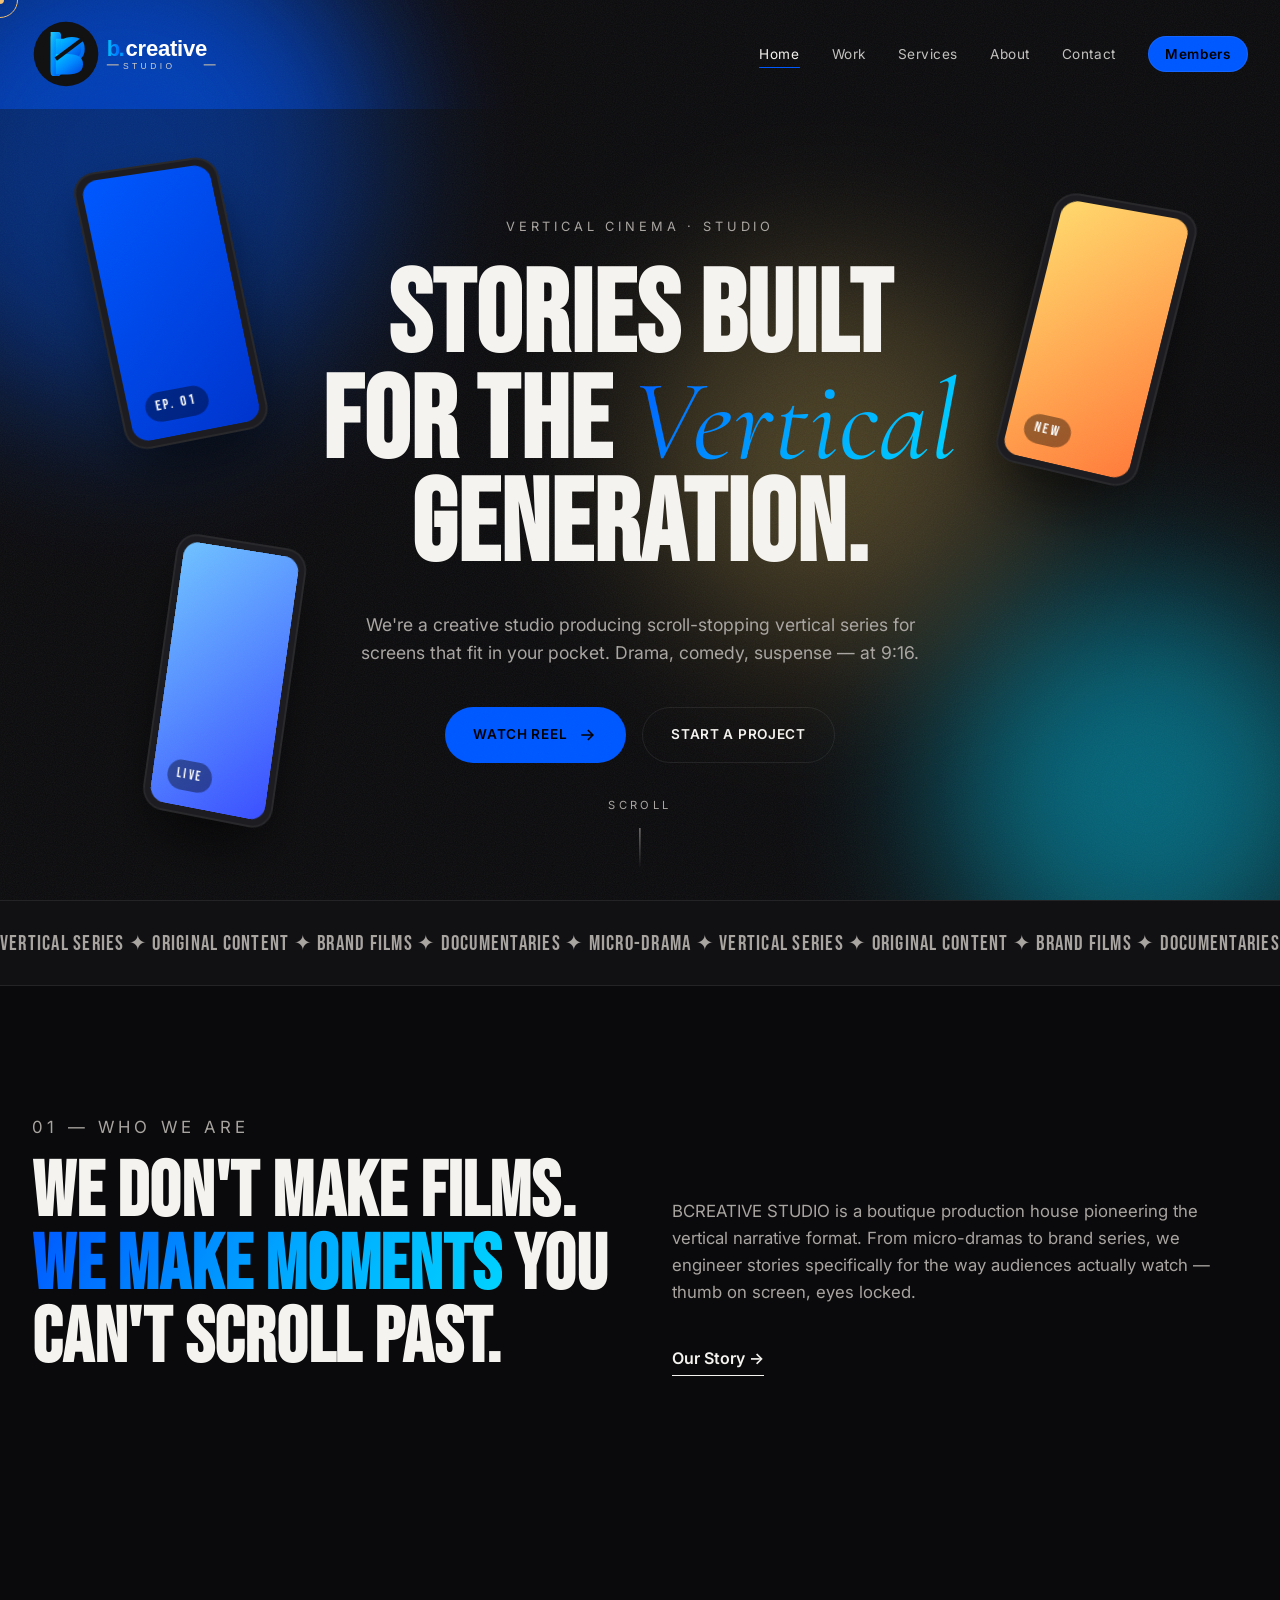
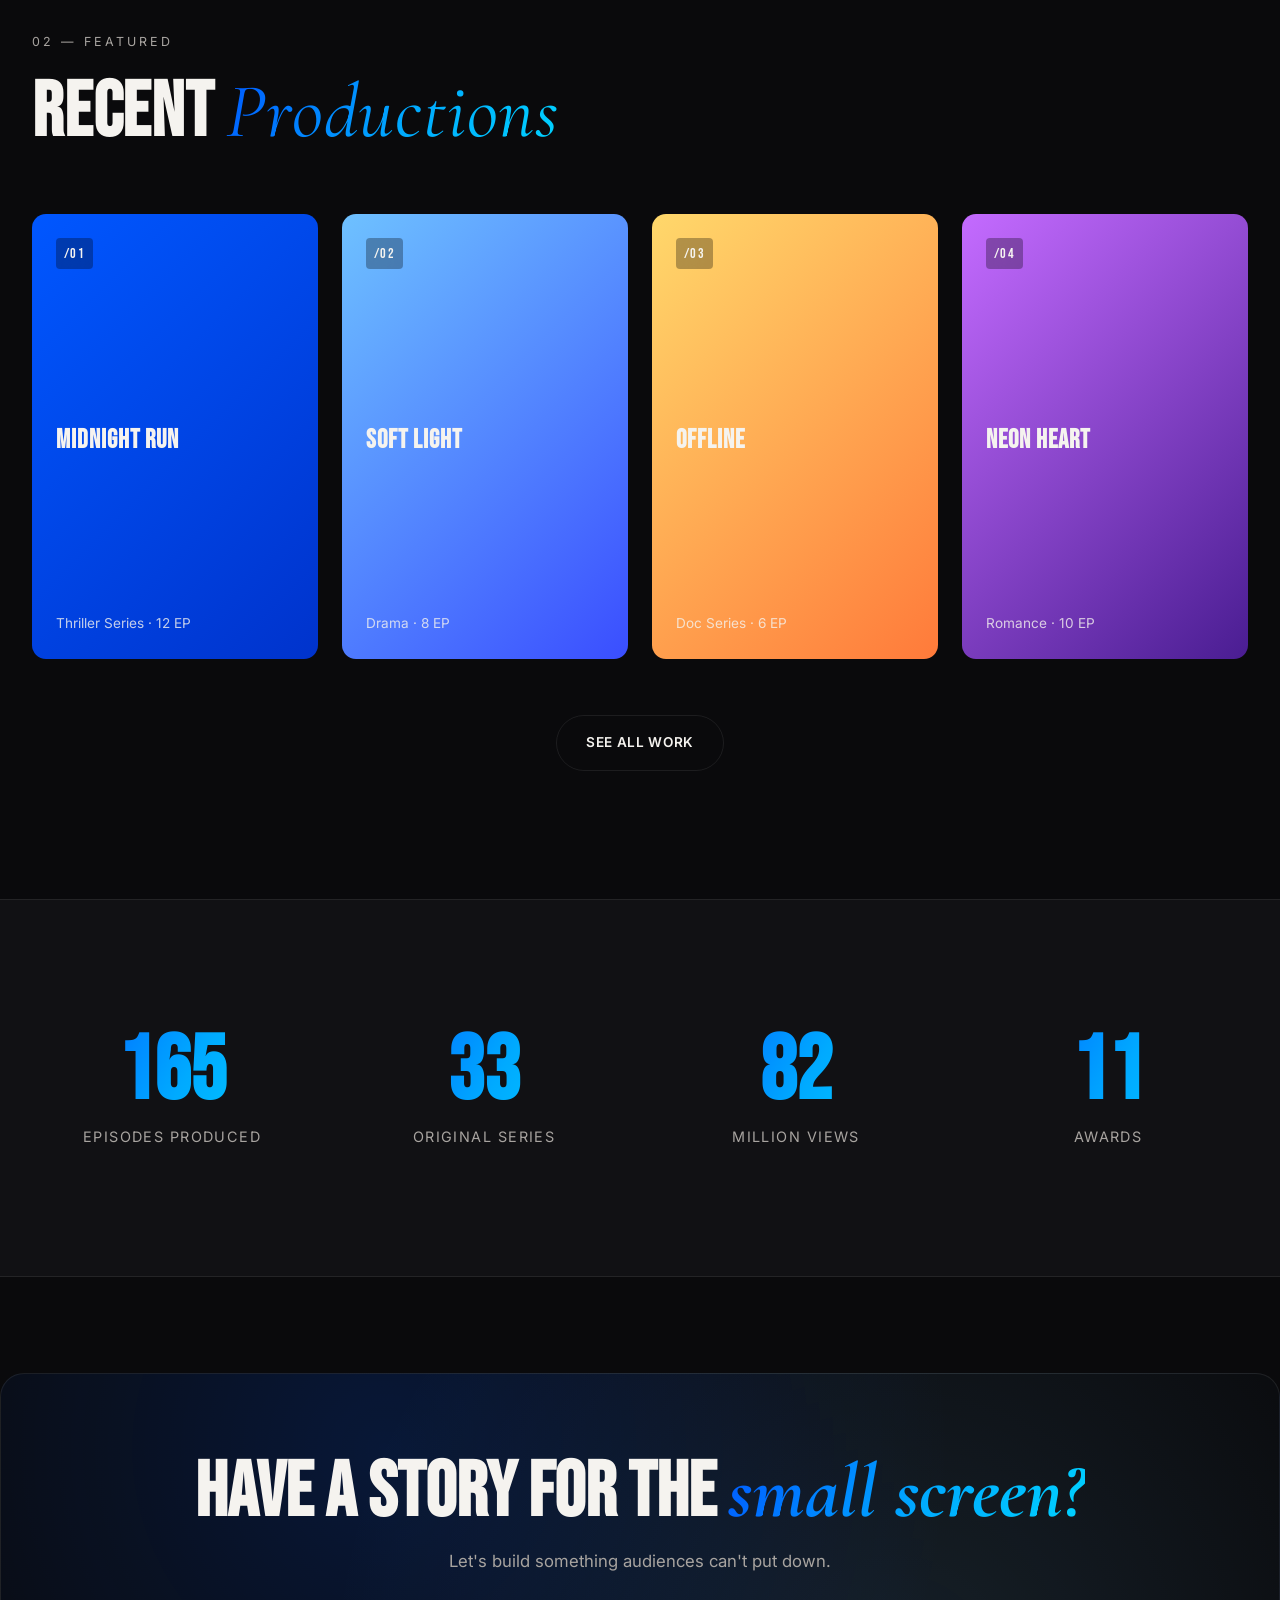
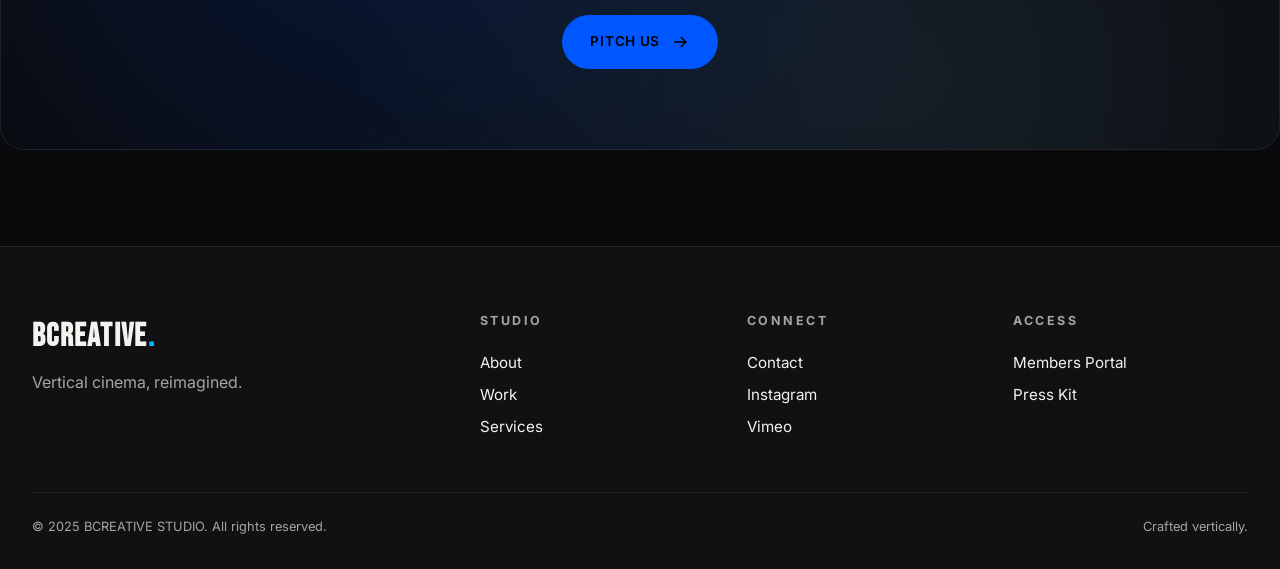
<file: index.html>
<!DOCTYPE html>
<html lang="en">
<head>
<meta charset="UTF-8" />
<meta name="viewport" content="width=device-width, initial-scale=1.0"/>
<title>BCREATIVE STUDIO — Vertical Cinema, Reimagined</title>
<meta name="description" content="BCREATIVE STUDIO crafts innovative vertical series content that captivates audiences in the palm of their hand."/>
<link rel="preconnect" href="https://fonts.googleapis.com">
<link rel="preconnect" href="https://fonts.gstatic.com" crossorigin>
<link href="https://fonts.googleapis.com/css2?family=Bebas+Neue&family=Inter:wght@300;400;500;600;700&family=Cormorant+Garamond:wght@300;400;500;700&display=swap" rel="stylesheet">
<link rel="stylesheet" href="css/main.css">
<link rel="stylesheet" href="css/animations.css">
<link rel="stylesheet" href="css/responsive.css">
</head>
<body>

<!-- Film grain overlay -->
<div class="grain"></div>

<!-- Custom cursor -->
<div class="cursor" id="cursor"></div>
<div class="cursor-follower" id="cursorFollower"></div>

<!-- Navigation -->
<nav class="navbar" id="navbar">
  <div class="nav-container">
    <a href="index.html" class="logo">
      <img src="assets/logo.svg" alt="BCREATIVE STUDIO" class="logo-img">
    </a>
    <ul class="nav-links">
      <li><a href="index.html" class="active">Home</a></li>
      <li><a href="work.html">Work</a></li>
      <li><a href="services.html">Services</a></li>
      <li><a href="about.html">About</a></li>
      <li><a href="contact.html">Contact</a></li>
      <li><a href="members/login.html" class="nav-cta">Members</a></li>
    </ul>
    <button class="menu-toggle" id="menuToggle" aria-label="Menu">
      <span></span><span></span><span></span>
    </button>
  </div>
</nav>

<!-- Hero -->
<section class="hero">
  <div class="hero-bg">
    <div class="hero-shape shape-1"></div>
    <div class="hero-shape shape-2"></div>
    <div class="hero-shape shape-3"></div>
  </div>

  <!-- 3D Floating phones -->
  <div class="phone-scene" id="phoneScene">
    <div class="phone phone-1">
      <div class="phone-screen">
        <div class="phone-content gradient-1">
          <span class="phone-label">EP. 01</span>
        </div>
      </div>
    </div>
    <div class="phone phone-2">
      <div class="phone-screen">
        <div class="phone-content gradient-2">
          <span class="phone-label">LIVE</span>
        </div>
      </div>
    </div>
    <div class="phone phone-3">
      <div class="phone-screen">
        <div class="phone-content gradient-3">
          <span class="phone-label">NEW</span>
        </div>
      </div>
    </div>
  </div>

  <div class="hero-content">
    <p class="hero-tag" data-reveal>VERTICAL CINEMA · STUDIO</p>
    <h1 class="hero-title">
      <span class="title-line" data-reveal>Stories Built</span>
      <span class="title-line" data-reveal>For The <em>Vertical</em></span>
      <span class="title-line" data-reveal>Generation.</span>
    </h1>
    <p class="hero-sub" data-reveal>
      We're a creative studio producing scroll-stopping vertical series for screens that fit in your pocket. Drama, comedy, suspense — at 9:16.
    </p>
    <div class="hero-cta" data-reveal>
      <a href="work.html" class="btn btn-primary">
        <span>Watch Reel</span>
        <svg width="20" height="20" viewBox="0 0 24 24" fill="none"><path d="M5 12h14M13 6l6 6-6 6" stroke="currentColor" stroke-width="2"/></svg>
      </a>
      <a href="contact.html" class="btn btn-ghost">Start a Project</a>
    </div>
  </div>

  <div class="scroll-indicator">
    <span>SCROLL</span>
    <div class="scroll-line"></div>
  </div>
</section>

<!-- Marquee -->
<section class="marquee">
  <div class="marquee-track">
    <span>VERTICAL SERIES ✦ ORIGINAL CONTENT ✦ BRAND FILMS ✦ DOCUMENTARIES ✦ MICRO-DRAMA ✦ VERTICAL SERIES ✦ ORIGINAL CONTENT ✦ BRAND FILMS ✦ DOCUMENTARIES ✦ MICRO-DRAMA ✦</span>
    <span>VERTICAL SERIES ✦ ORIGINAL CONTENT ✦ BRAND FILMS ✦ DOCUMENTARIES ✦ MICRO-DRAMA ✦ VERTICAL SERIES ✦ ORIGINAL CONTENT ✦ BRAND FILMS ✦ DOCUMENTARIES ✦ MICRO-DRAMA ✦</span>
  </div>
</section>

<!-- About preview -->
<section class="section about-preview">
  <div class="container split">
    <div class="split-left">
      <p class="section-tag" data-reveal>01 — WHO WE ARE</p>
      <h2 class="section-title" data-reveal>We don't make films. <br><span class="grad-text">We make moments</span> you can't scroll past.</h2>
    </div>
    <div class="split-right">
      <p data-reveal>BCREATIVE STUDIO is a boutique production house pioneering the vertical narrative format. From micro-dramas to brand series, we engineer stories specifically for the way audiences actually watch — thumb on screen, eyes locked.</p>
      <a href="about.html" class="link-arrow" data-reveal>Our Story →</a>
    </div>
  </div>
</section>

<!-- Featured Work — 3D card grid -->
<section class="section featured-work">
  <div class="container">
    <div class="section-head">
      <p class="section-tag" data-reveal>02 — FEATURED</p>
      <h2 class="section-title" data-reveal>Recent <em>Productions</em></h2>
    </div>

    <div class="work-grid">
      <article class="work-card" data-reveal>
        <div class="work-inner">
          <div class="work-front gradient-1">
            <span class="work-num">/01</span>
            <h3>MIDNIGHT RUN</h3>
            <p>Thriller Series · 12 EP</p>
          </div>
          <div class="work-back">
            <h4>Midnight Run</h4>
            <p>A high-stakes vertical thriller following a hacker through 12 minutes of pure chase.</p>
            <span class="work-link">View Project →</span>
          </div>
        </div>
      </article>

      <article class="work-card" data-reveal>
        <div class="work-inner">
          <div class="work-front gradient-2">
            <span class="work-num">/02</span>
            <h3>SOFT LIGHT</h3>
            <p>Drama · 8 EP</p>
          </div>
          <div class="work-back">
            <h4>Soft Light</h4>
            <p>An intimate drama about two strangers, one rooftop, and the city between them.</p>
            <span class="work-link">View Project →</span>
          </div>
        </div>
      </article>

      <article class="work-card" data-reveal>
        <div class="work-inner">
          <div class="work-front gradient-3">
            <span class="work-num">/03</span>
            <h3>OFFLINE</h3>
            <p>Doc Series · 6 EP</p>
          </div>
          <div class="work-back">
            <h4>Offline</h4>
            <p>A documentary diving into the lives of people who've quit the digital world.</p>
            <span class="work-link">View Project →</span>
          </div>
        </div>
      </article>

      <article class="work-card" data-reveal>
        <div class="work-inner">
          <div class="work-front gradient-4">
            <span class="work-num">/04</span>
            <h3>NEON HEART</h3>
            <p>Romance · 10 EP</p>
          </div>
          <div class="work-back">
            <h4>Neon Heart</h4>
            <p>Love at neon-lit Tokyo intersections, one micro-episode at a time.</p>
            <span class="work-link">View Project →</span>
          </div>
        </div>
      </article>
    </div>

    <div class="center-cta" data-reveal>
      <a href="work.html" class="btn btn-ghost">See All Work</a>
    </div>
  </div>
</section>

<!-- Stats -->
<section class="section stats-section">
  <div class="container">
    <div class="stats-grid">
      <div class="stat" data-reveal>
        <h3 class="stat-num" data-count="240">0</h3>
        <p>Episodes Produced</p>
      </div>
      <div class="stat" data-reveal>
        <h3 class="stat-num" data-count="48">0</h3>
        <p>Original Series</p>
      </div>
      <div class="stat" data-reveal>
        <h3 class="stat-num" data-count="120">0</h3>
        <p>Million Views</p>
      </div>
      <div class="stat" data-reveal>
        <h3 class="stat-num" data-count="17">0</h3>
        <p>Awards</p>
      </div>
    </div>
  </div>
</section>

<!-- CTA -->
<section class="section cta-section">
  <div class="container cta-box">
    <h2 data-reveal>Have a story for the <em>small screen?</em></h2>
    <p data-reveal>Let's build something audiences can't put down.</p>
    <a href="contact.html" class="btn btn-primary" data-reveal>
      <span>Pitch Us</span>
      <svg width="20" height="20" viewBox="0 0 24 24" fill="none"><path d="M5 12h14M13 6l6 6-6 6" stroke="currentColor" stroke-width="2"/></svg>
    </a>
  </div>
</section>

<!-- Footer -->
<footer class="footer">
  <div class="container">
    <div class="footer-top">
      <div class="footer-brand">
        <h3>BCREATIVE<span class="grad-text">.</span></h3>
        <p>Vertical cinema, reimagined.</p>
      </div>
      <div class="footer-cols">
        <div>
          <h4>Studio</h4>
          <a href="about.html">About</a>
          <a href="work.html">Work</a>
          <a href="services.html">Services</a>
        </div>
        <div>
          <h4>Connect</h4>
          <a href="contact.html">Contact</a>
          <a href="#">Instagram</a>
          <a href="#">Vimeo</a>
        </div>
        <div>
          <h4>Access</h4>
          <a href="members/login.html">Members Portal</a>
          <a href="#">Press Kit</a>
        </div>
      </div>
    </div>
    <div class="footer-bot">
      <p>© 2025 BCREATIVE STUDIO. All rights reserved.</p>
      <p>Crafted vertically.</p>
    </div>
  </div>
</footer>

<script src="js/main.js"></script>
<script src="js/animations.js"></script>
</body>
</html>
</file>
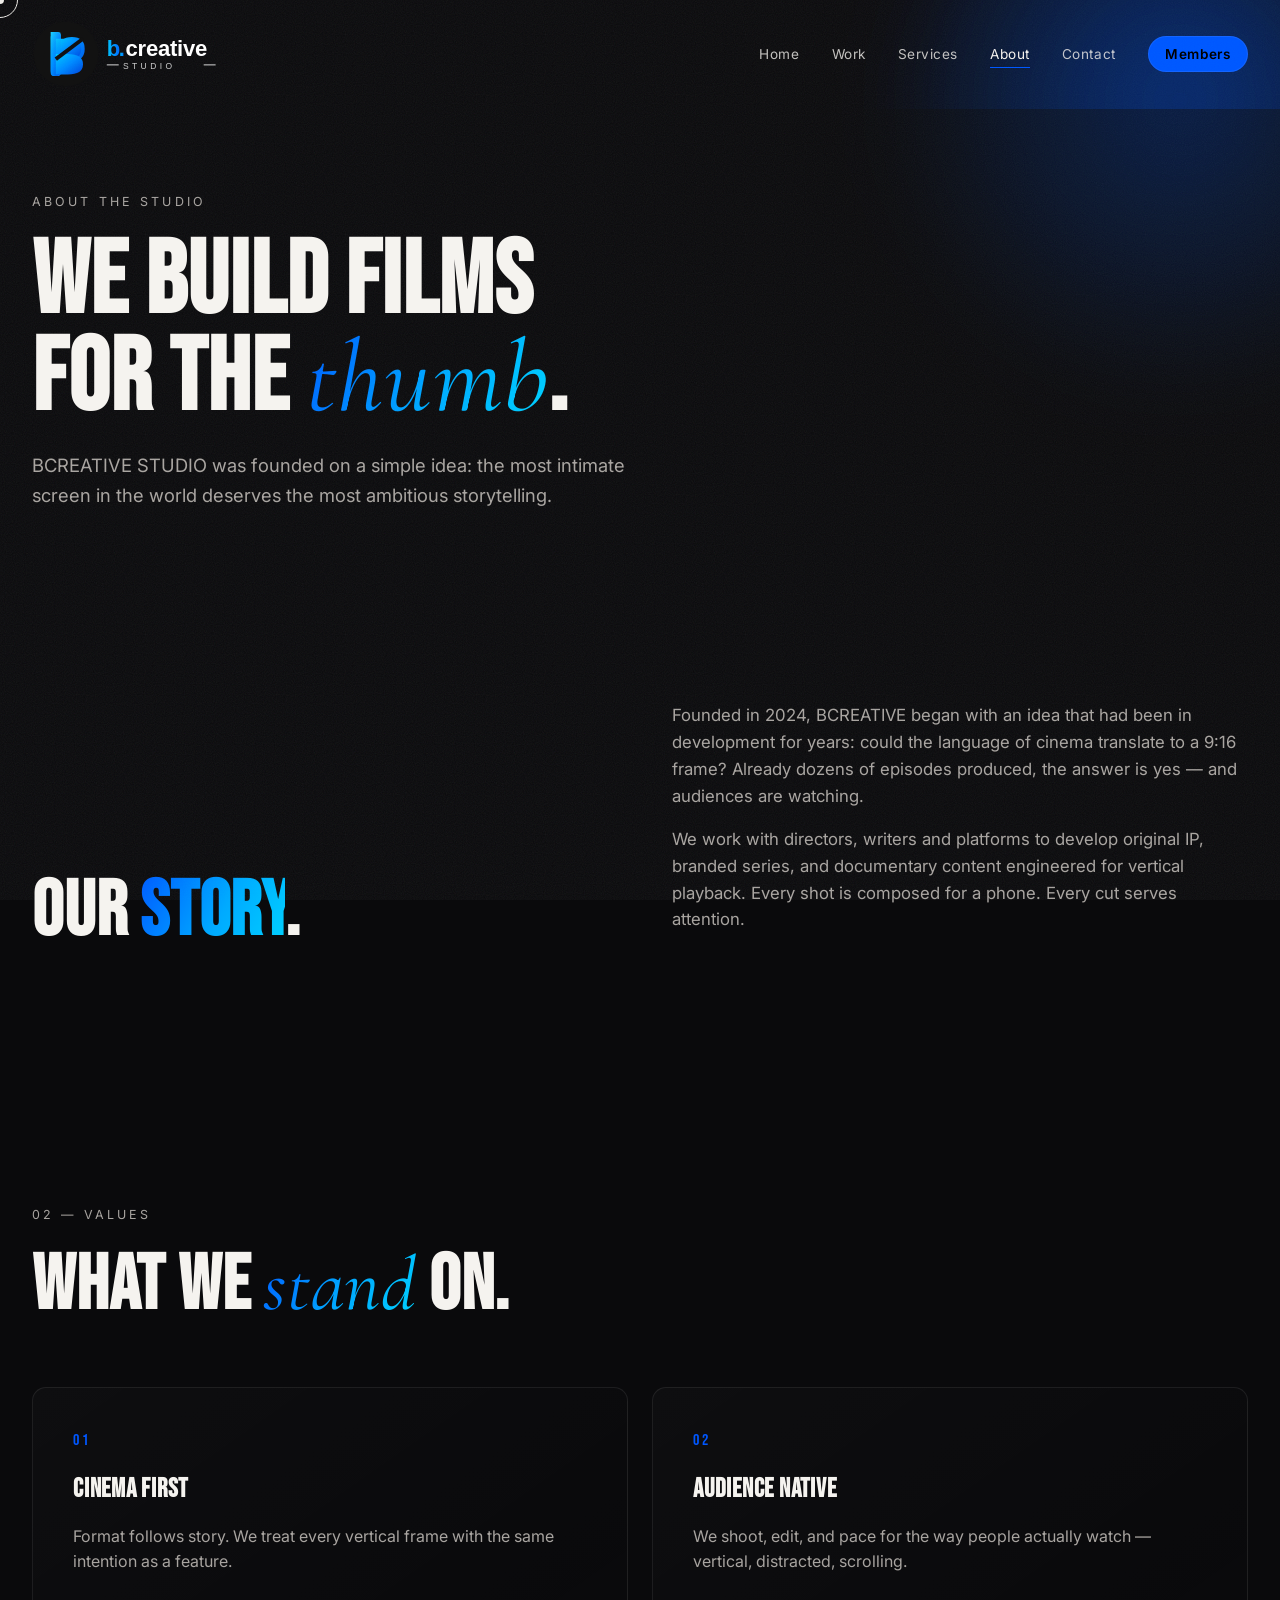
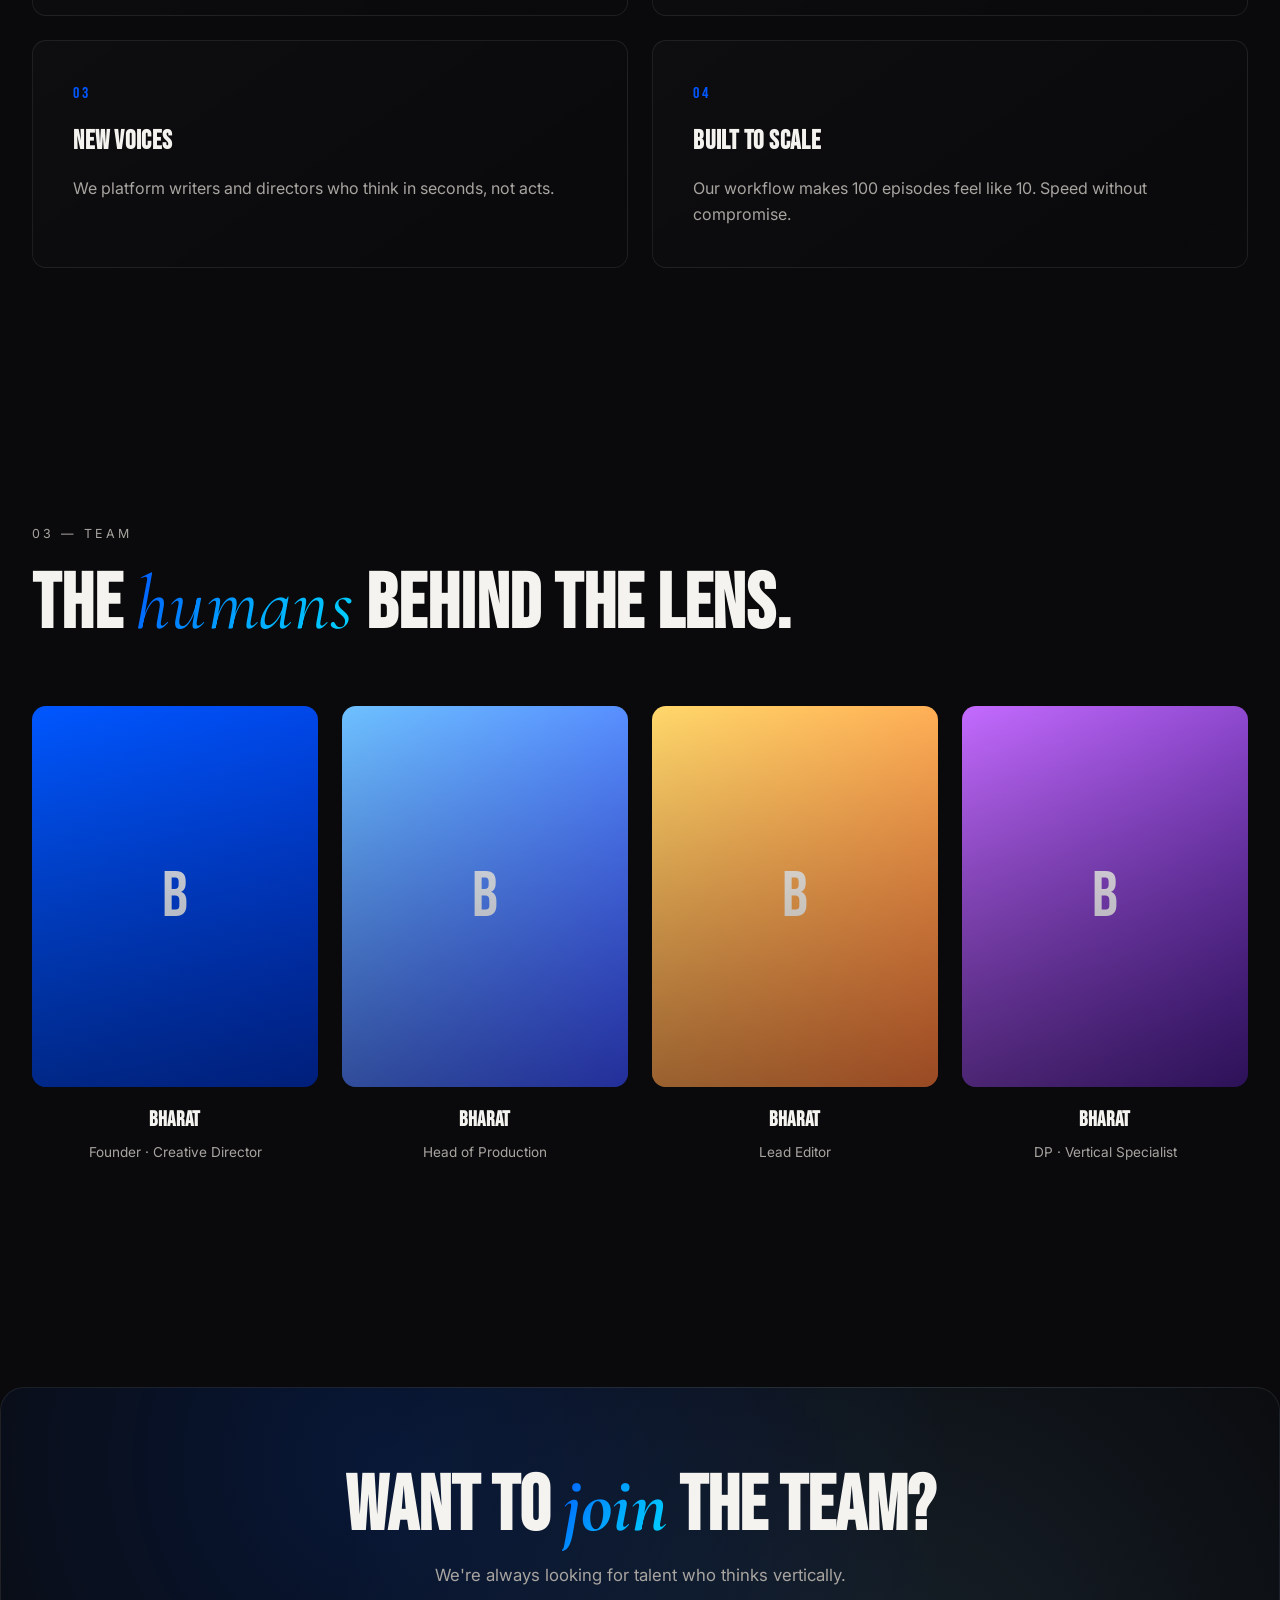
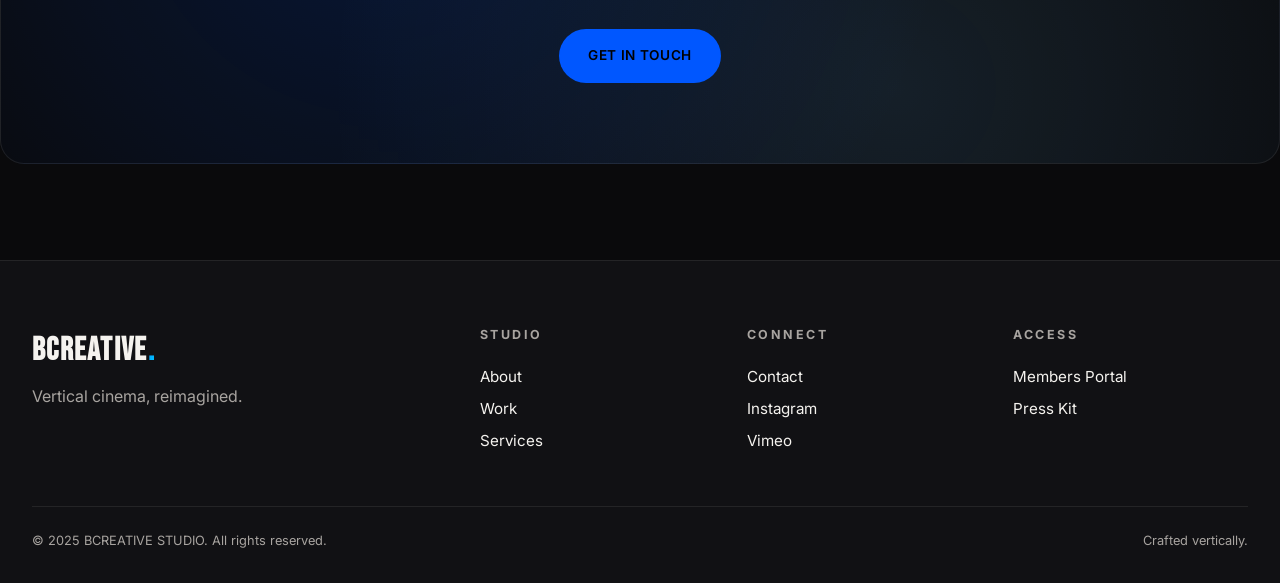
<file: about.html>
<!DOCTYPE html>
<html lang="en">
<head>
<meta charset="UTF-8" />
<meta name="viewport" content="width=device-width, initial-scale=1.0"/>
<title>About — BCREATIVE STUDIO</title>
<link rel="preconnect" href="https://fonts.googleapis.com">
<link href="https://fonts.googleapis.com/css2?family=Bebas+Neue&family=Inter:wght@300;400;500;600;700&family=Cormorant+Garamond:wght@300;400;500;700&display=swap" rel="stylesheet">
<link rel="stylesheet" href="css/main.css">
<link rel="stylesheet" href="css/animations.css">
<link rel="stylesheet" href="css/responsive.css">
</head>
<body>

<div class="grain"></div>
<div class="cursor" id="cursor"></div>
<div class="cursor-follower" id="cursorFollower"></div>

<nav class="navbar" id="navbar">
  <div class="nav-container">
    <a href="index.html" class="logo"><img src="assets/logo.svg" alt="BCREATIVE STUDIO" class="logo-img"></a>
    <ul class="nav-links">
      <li><a href="index.html">Home</a></li>
      <li><a href="work.html">Work</a></li>
      <li><a href="services.html">Services</a></li>
      <li><a href="about.html" class="active">About</a></li>
      <li><a href="contact.html">Contact</a></li>
      <li><a href="members/login.html" class="nav-cta">Members</a></li>
    </ul>
    <button class="menu-toggle" id="menuToggle"><span></span><span></span><span></span></button>
  </div>
</nav>

<!-- Page hero -->
<section class="page-hero">
  <div class="container">
    <p class="section-tag" data-reveal>ABOUT THE STUDIO</p>
    <h1 class="page-title" data-reveal>We build films <br>for the <em>thumb</em>.</h1>
    <p class="page-lead" data-reveal>BCREATIVE STUDIO was founded on a simple idea: the most intimate screen in the world deserves the most ambitious storytelling.</p>
  </div>
</section>

<!-- Story -->
<section class="section">
  <div class="container split">
    <div class="split-left">
      <p class="section-tag" data-reveal>01 — ORIGIN</p>
      <h2 class="section-title" data-reveal>Our <span class="grad-text">story</span>.</h2>
    </div>
    <div class="split-right">
      <p data-reveal>Founded in 2024, BCREATIVE began with an idea that had been in development for years: could the language of cinema translate to a 9:16 frame? Already dozens of episodes produced, the answer is yes — and audiences are watching.</p>
      <p data-reveal>We work with directors, writers and platforms to develop original IP, branded series, and documentary content engineered for vertical playback. Every shot is composed for a phone. Every cut serves attention.</p>
    </div>
  </div>
</section>

<!-- Values -->
<section class="section values-section">
  <div class="container">
    <div class="section-head">
      <p class="section-tag" data-reveal>02 — VALUES</p>
      <h2 class="section-title" data-reveal>What we <em>stand</em> on.</h2>
    </div>
    <div class="values-grid">
      <div class="value-card" data-reveal>
        <div class="value-num">01</div>
        <h3>Cinema First</h3>
        <p>Format follows story. We treat every vertical frame with the same intention as a feature.</p>
      </div>
      <div class="value-card" data-reveal>
        <div class="value-num">02</div>
        <h3>Audience Native</h3>
        <p>We shoot, edit, and pace for the way people actually watch — vertical, distracted, scrolling.</p>
      </div>
      <div class="value-card" data-reveal>
        <div class="value-num">03</div>
        <h3>New Voices</h3>
        <p>We platform writers and directors who think in seconds, not acts.</p>
      </div>
      <div class="value-card" data-reveal>
        <div class="value-num">04</div>
        <h3>Built to Scale</h3>
        <p>Our workflow makes 100 episodes feel like 10. Speed without compromise.</p>
      </div>
    </div>
  </div>
</section>

<!-- Team -->
<section class="section team-section">
  <div class="container">
    <div class="section-head">
      <p class="section-tag" data-reveal>03 — TEAM</p>
      <h2 class="section-title" data-reveal>The <em>humans</em> behind the lens.</h2>
    </div>
    <div class="team-grid">
      <div class="team-card" data-reveal>
        <div class="team-img gradient-1"><span>B</span></div>
        <h3>Bharat</h3>
        <p>Founder · Creative Director</p>
      </div>
      <div class="team-card" data-reveal>
        <div class="team-img gradient-2"><span>B</span></div>
        <h3>Bharat</h3>
        <p>Head of Production</p>
      </div>
      <div class="team-card" data-reveal>
        <div class="team-img gradient-3"><span>B</span></div>
        <h3>Bharat</h3>
        <p>Lead Editor</p>
      </div>
      <div class="team-card" data-reveal>
        <div class="team-img gradient-4"><span>B</span></div>
        <h3>Bharat</h3>
        <p>DP · Vertical Specialist</p>
      </div>
    </div>
  </div>
</section>

<section class="section cta-section">
  <div class="container cta-box">
    <h2 data-reveal>Want to <em>join</em> the team?</h2>
    <p data-reveal>We're always looking for talent who thinks vertically.</p>
    <a href="contact.html" class="btn btn-primary" data-reveal><span>Get in Touch</span></a>
  </div>
</section>

<footer class="footer">
  <div class="container">
    <div class="footer-top">
      <div class="footer-brand"><h3>BCREATIVE<span class="grad-text">.</span></h3><p>Vertical cinema, reimagined.</p></div>
      <div class="footer-cols">
        <div><h4>Studio</h4><a href="about.html">About</a><a href="work.html">Work</a><a href="services.html">Services</a></div>
        <div><h4>Connect</h4><a href="contact.html">Contact</a><a href="#">Instagram</a><a href="#">Vimeo</a></div>
        <div><h4>Access</h4><a href="members/login.html">Members Portal</a><a href="#">Press Kit</a></div>
      </div>
    </div>
    <div class="footer-bot"><p>© 2025 BCREATIVE STUDIO. All rights reserved.</p><p>Crafted vertically.</p></div>
  </div>
</footer>

<script src="js/main.js"></script>
<script src="js/animations.js"></script>
</body>
</html>
</file>
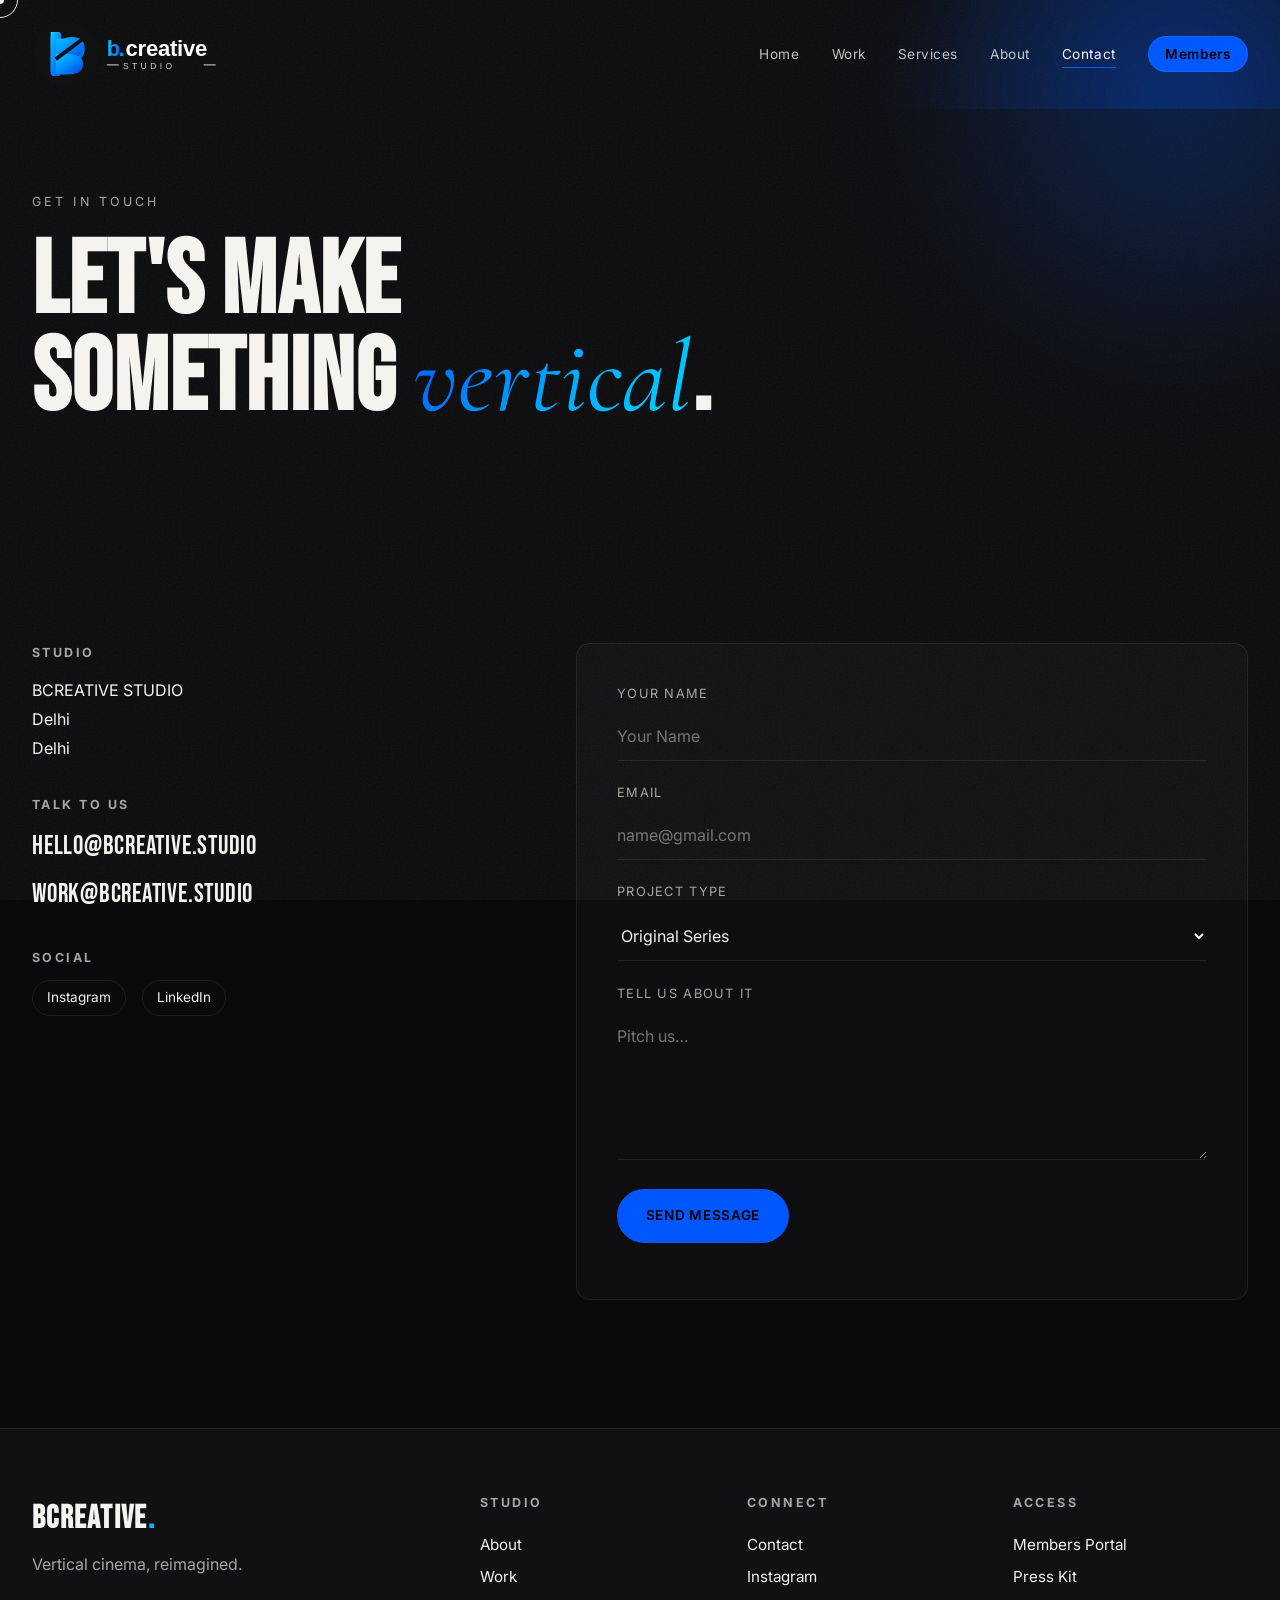
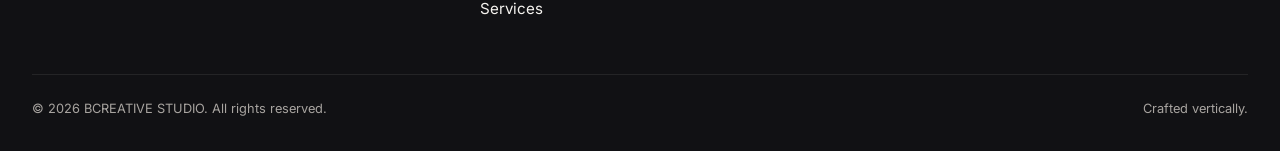
<file: contact.html>
<!DOCTYPE html>
<html lang="en">
<head>
<meta charset="UTF-8" />
<meta name="viewport" content="width=device-width, initial-scale=1.0"/>
<title>Contact — BCREATIVE STUDIO</title>
<link rel="preconnect" href="https://fonts.googleapis.com">
<link href="https://fonts.googleapis.com/css2?family=Bebas+Neue&family=Inter:wght@300;400;500;600;700&family=Cormorant+Garamond:wght@300;400;500;700&display=swap" rel="stylesheet">
<link rel="stylesheet" href="css/main.css">
<link rel="stylesheet" href="css/animations.css">
<link rel="stylesheet" href="css/responsive.css">
</head>
<body>

<div class="grain"></div>
<div class="cursor" id="cursor"></div>
<div class="cursor-follower" id="cursorFollower"></div>

<nav class="navbar" id="navbar">
  <div class="nav-container">
    <a href="index.html" class="logo"><img src="assets/logo.svg" alt="BCREATIVE STUDIO" class="logo-img"></a>
    <ul class="nav-links">
      <li><a href="index.html">Home</a></li>
      <li><a href="work.html">Work</a></li>
      <li><a href="services.html">Services</a></li>
      <li><a href="about.html">About</a></li>
      <li><a href="contact.html" class="active">Contact</a></li>
      <li><a href="members/login.html" class="nav-cta">Members</a></li>
    </ul>
    <button class="menu-toggle" id="menuToggle"><span></span><span></span><span></span></button>
  </div>
</nav>

<section class="page-hero">
  <div class="container">
    <p class="section-tag" data-reveal>GET IN TOUCH</p>
    <h1 class="page-title" data-reveal>Let's make <br>something <em>vertical</em>.</h1>
  </div>
</section>

<section class="section contact-section">
  <div class="container contact-grid">
    <div class="contact-info" data-reveal>
      <h3>Studio</h3>
      <p>BCREATIVE STUDIO<br>Delhi<br>Delhi</p>

      <h3>Talk to us</h3>
      <a href="mailto:hello@bcreative.studio" class="big-link">hello@bcreative.studio</a>
      <a href="mailto:work@bcreative.studio" class="big-link">work@bcreative.studio</a>

      <h3>Social</h3>
      <div class="social-links">
        <a href="#">Instagram</a>
        <a href="#">LinkedIn</a>
      </div>
    </div>

    <form class="contact-form" data-reveal id="contactForm">
      <div class="form-row">
        <label>Your name
          <input type="text" name="name" required placeholder="Your Name">
        </label>
      </div>
      <div class="form-row">
        <label>Email
          <input type="email" name="email" required placeholder="name@gmail.com">
        </label>
      </div>
      <div class="form-row">
        <label>Project type
          <select name="type">
            <option>Original Series</option>
            <option>Branded Content</option>
            <option>Documentary</option>
            <option>Other</option>
          </select>
        </label>
      </div>
      <div class="form-row">
        <label>Tell us about it
          <textarea name="message" rows="6" required placeholder="Pitch us…"></textarea>
        </label>
      </div>
      <button type="submit" class="btn btn-primary"><span>Send Message</span></button>
      <p class="form-status" id="formStatus"></p>
    </form>
  </div>
</section>

<footer class="footer">
  <div class="container">
    <div class="footer-top">
      <div class="footer-brand"><h3>BCREATIVE<span class="grad-text">.</span></h3><p>Vertical cinema, reimagined.</p></div>
      <div class="footer-cols">
        <div><h4>Studio</h4><a href="about.html">About</a><a href="work.html">Work</a><a href="services.html">Services</a></div>
        <div><h4>Connect</h4><a href="contact.html">Contact</a><a href="#">Instagram</a></div>
        <div><h4>Access</h4><a href="members/login.html">Members Portal</a><a href="#">Press Kit</a></div>
      </div>
    </div>
    <div class="footer-bot"><p>© 2026 BCREATIVE STUDIO. All rights reserved.</p><p>Crafted vertically.</p></div>
  </div>
</footer>

<script src="js/main.js"></script>
<script src="js/animations.js"></script>
<script>
  document.getElementById('contactForm').addEventListener('submit', function(e){
    e.preventDefault();
    document.getElementById('formStatus').textContent = "Message sent. We'll be in touch within 48 hours.";
    this.reset();
  });
</script>
</body>
</html>
</file>
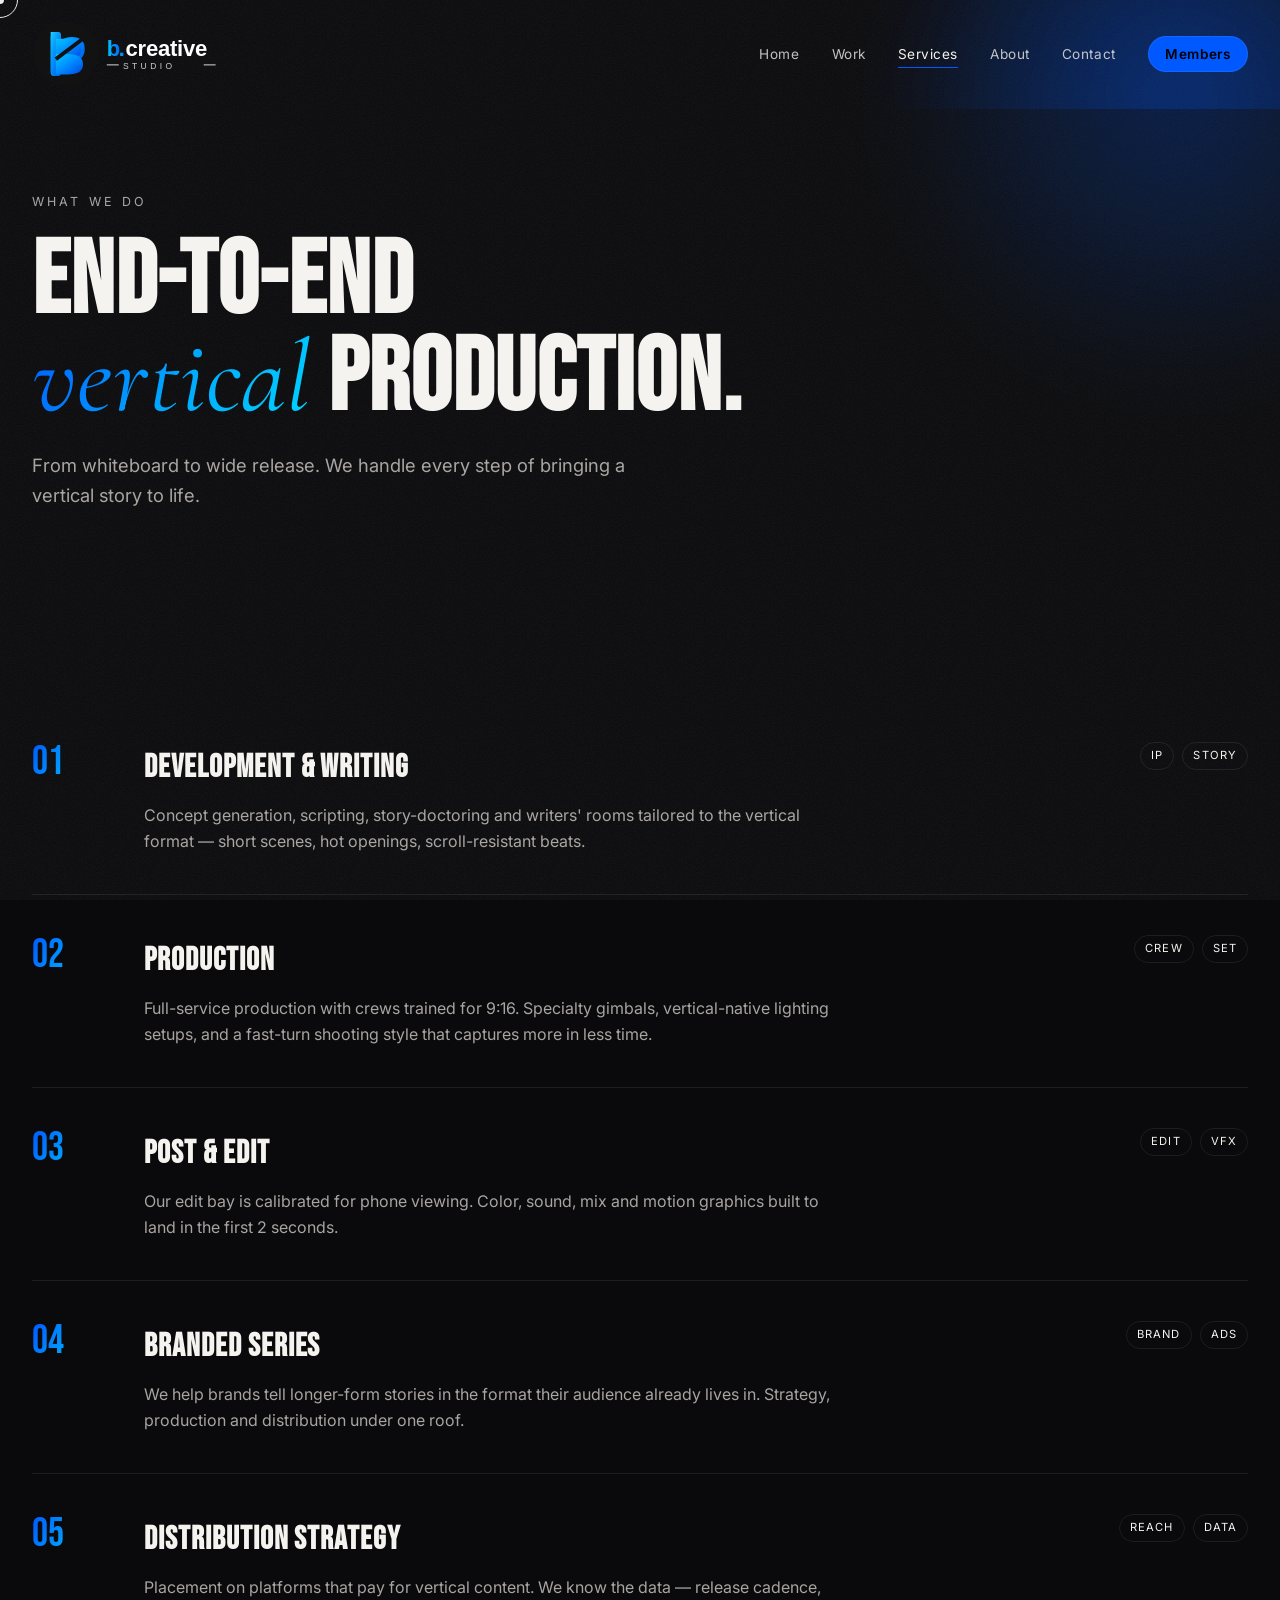
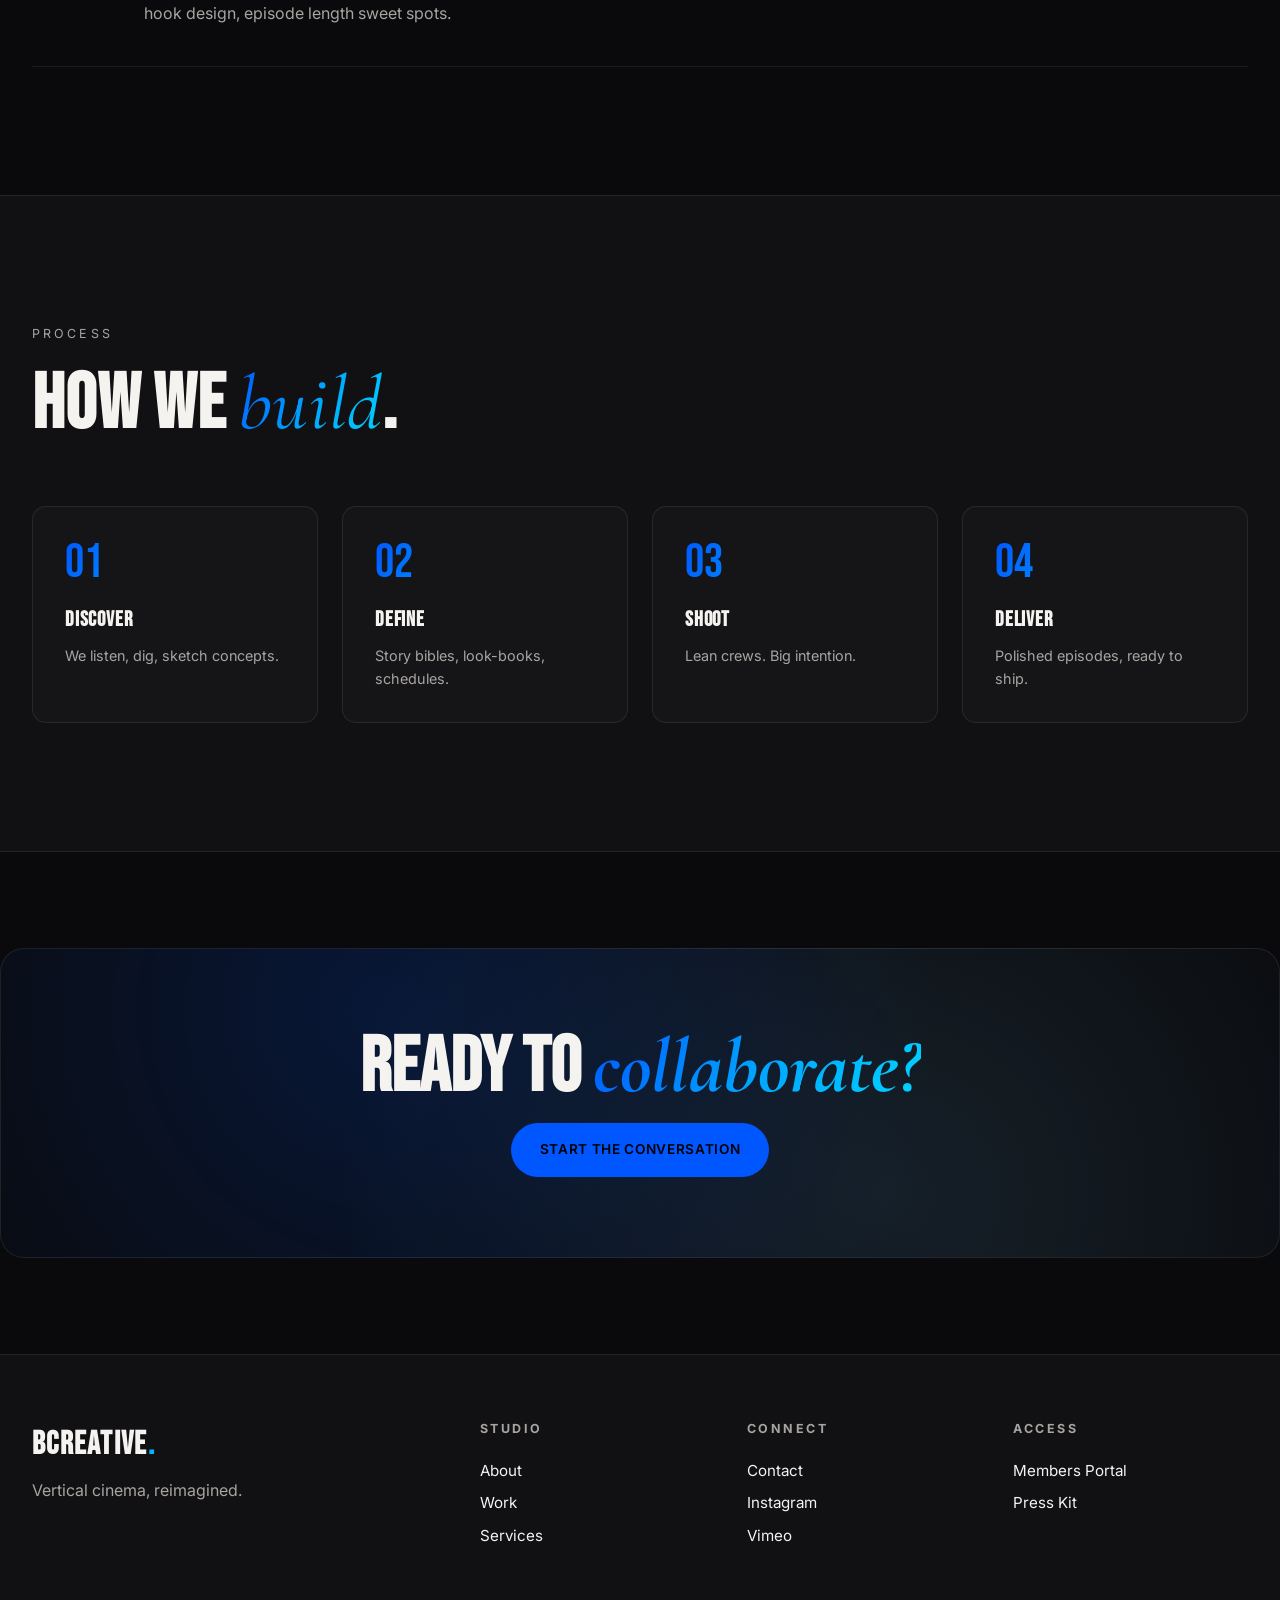
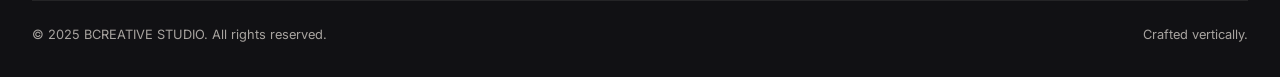
<file: services.html>
<!DOCTYPE html>
<html lang="en">
<head>
<meta charset="UTF-8" />
<meta name="viewport" content="width=device-width, initial-scale=1.0"/>
<title>Services — BCREATIVE STUDIO</title>
<link rel="preconnect" href="https://fonts.googleapis.com">
<link href="https://fonts.googleapis.com/css2?family=Bebas+Neue&family=Inter:wght@300;400;500;600;700&family=Cormorant+Garamond:wght@300;400;500;700&display=swap" rel="stylesheet">
<link rel="stylesheet" href="css/main.css">
<link rel="stylesheet" href="css/animations.css">
<link rel="stylesheet" href="css/responsive.css">
</head>
<body>

<div class="grain"></div>
<div class="cursor" id="cursor"></div>
<div class="cursor-follower" id="cursorFollower"></div>

<nav class="navbar" id="navbar">
  <div class="nav-container">
    <a href="index.html" class="logo"><img src="assets/logo.svg" alt="BCREATIVE STUDIO" class="logo-img"></a>
    <ul class="nav-links">
      <li><a href="index.html">Home</a></li>
      <li><a href="work.html">Work</a></li>
      <li><a href="services.html" class="active">Services</a></li>
      <li><a href="about.html">About</a></li>
      <li><a href="contact.html">Contact</a></li>
      <li><a href="members/login.html" class="nav-cta">Members</a></li>
    </ul>
    <button class="menu-toggle" id="menuToggle"><span></span><span></span><span></span></button>
  </div>
</nav>

<section class="page-hero">
  <div class="container">
    <p class="section-tag" data-reveal>WHAT WE DO</p>
    <h1 class="page-title" data-reveal>End-to-end <br><em>vertical</em> production.</h1>
    <p class="page-lead" data-reveal>From whiteboard to wide release. We handle every step of bringing a vertical story to life.</p>
  </div>
</section>

<!-- Services list -->
<section class="section services-list">
  <div class="container">
    <div class="service-row" data-reveal>
      <div class="service-num">01</div>
      <div class="service-content">
        <h3>Development & Writing</h3>
        <p>Concept generation, scripting, story-doctoring and writers' rooms tailored to the vertical format — short scenes, hot openings, scroll-resistant beats.</p>
      </div>
      <div class="service-tags"><span>IP</span><span>Story</span></div>
    </div>

    <div class="service-row" data-reveal>
      <div class="service-num">02</div>
      <div class="service-content">
        <h3>Production</h3>
        <p>Full-service production with crews trained for 9:16. Specialty gimbals, vertical-native lighting setups, and a fast-turn shooting style that captures more in less time.</p>
      </div>
      <div class="service-tags"><span>Crew</span><span>Set</span></div>
    </div>

    <div class="service-row" data-reveal>
      <div class="service-num">03</div>
      <div class="service-content">
        <h3>Post & Edit</h3>
        <p>Our edit bay is calibrated for phone viewing. Color, sound, mix and motion graphics built to land in the first 2 seconds.</p>
      </div>
      <div class="service-tags"><span>Edit</span><span>VFX</span></div>
    </div>

    <div class="service-row" data-reveal>
      <div class="service-num">04</div>
      <div class="service-content">
        <h3>Branded Series</h3>
        <p>We help brands tell longer-form stories in the format their audience already lives in. Strategy, production and distribution under one roof.</p>
      </div>
      <div class="service-tags"><span>Brand</span><span>Ads</span></div>
    </div>

    <div class="service-row" data-reveal>
      <div class="service-num">05</div>
      <div class="service-content">
        <h3>Distribution Strategy</h3>
        <p>Placement on platforms that pay for vertical content. We know the data — release cadence, hook design, episode length sweet spots.</p>
      </div>
      <div class="service-tags"><span>Reach</span><span>Data</span></div>
    </div>
  </div>
</section>

<!-- Process -->
<section class="section process-section">
  <div class="container">
    <div class="section-head">
      <p class="section-tag" data-reveal>PROCESS</p>
      <h2 class="section-title" data-reveal>How we <em>build</em>.</h2>
    </div>
    <div class="process-grid">
      <div class="process-step" data-reveal>
        <span class="step-num">01</span>
        <h4>Discover</h4>
        <p>We listen, dig, sketch concepts.</p>
      </div>
      <div class="process-step" data-reveal>
        <span class="step-num">02</span>
        <h4>Define</h4>
        <p>Story bibles, look-books, schedules.</p>
      </div>
      <div class="process-step" data-reveal>
        <span class="step-num">03</span>
        <h4>Shoot</h4>
        <p>Lean crews. Big intention.</p>
      </div>
      <div class="process-step" data-reveal>
        <span class="step-num">04</span>
        <h4>Deliver</h4>
        <p>Polished episodes, ready to ship.</p>
      </div>
    </div>
  </div>
</section>

<section class="section cta-section">
  <div class="container cta-box">
    <h2 data-reveal>Ready to <em>collaborate?</em></h2>
    <a href="contact.html" class="btn btn-primary" data-reveal><span>Start the Conversation</span></a>
  </div>
</section>

<footer class="footer">
  <div class="container">
    <div class="footer-top">
      <div class="footer-brand"><h3>BCREATIVE<span class="grad-text">.</span></h3><p>Vertical cinema, reimagined.</p></div>
      <div class="footer-cols">
        <div><h4>Studio</h4><a href="about.html">About</a><a href="work.html">Work</a><a href="services.html">Services</a></div>
        <div><h4>Connect</h4><a href="contact.html">Contact</a><a href="#">Instagram</a><a href="#">Vimeo</a></div>
        <div><h4>Access</h4><a href="members/login.html">Members Portal</a><a href="#">Press Kit</a></div>
      </div>
    </div>
    <div class="footer-bot"><p>© 2025 BCREATIVE STUDIO. All rights reserved.</p><p>Crafted vertically.</p></div>
  </div>
</footer>

<script src="js/main.js"></script>
<script src="js/animations.js"></script>
</body>
</html>
</file>
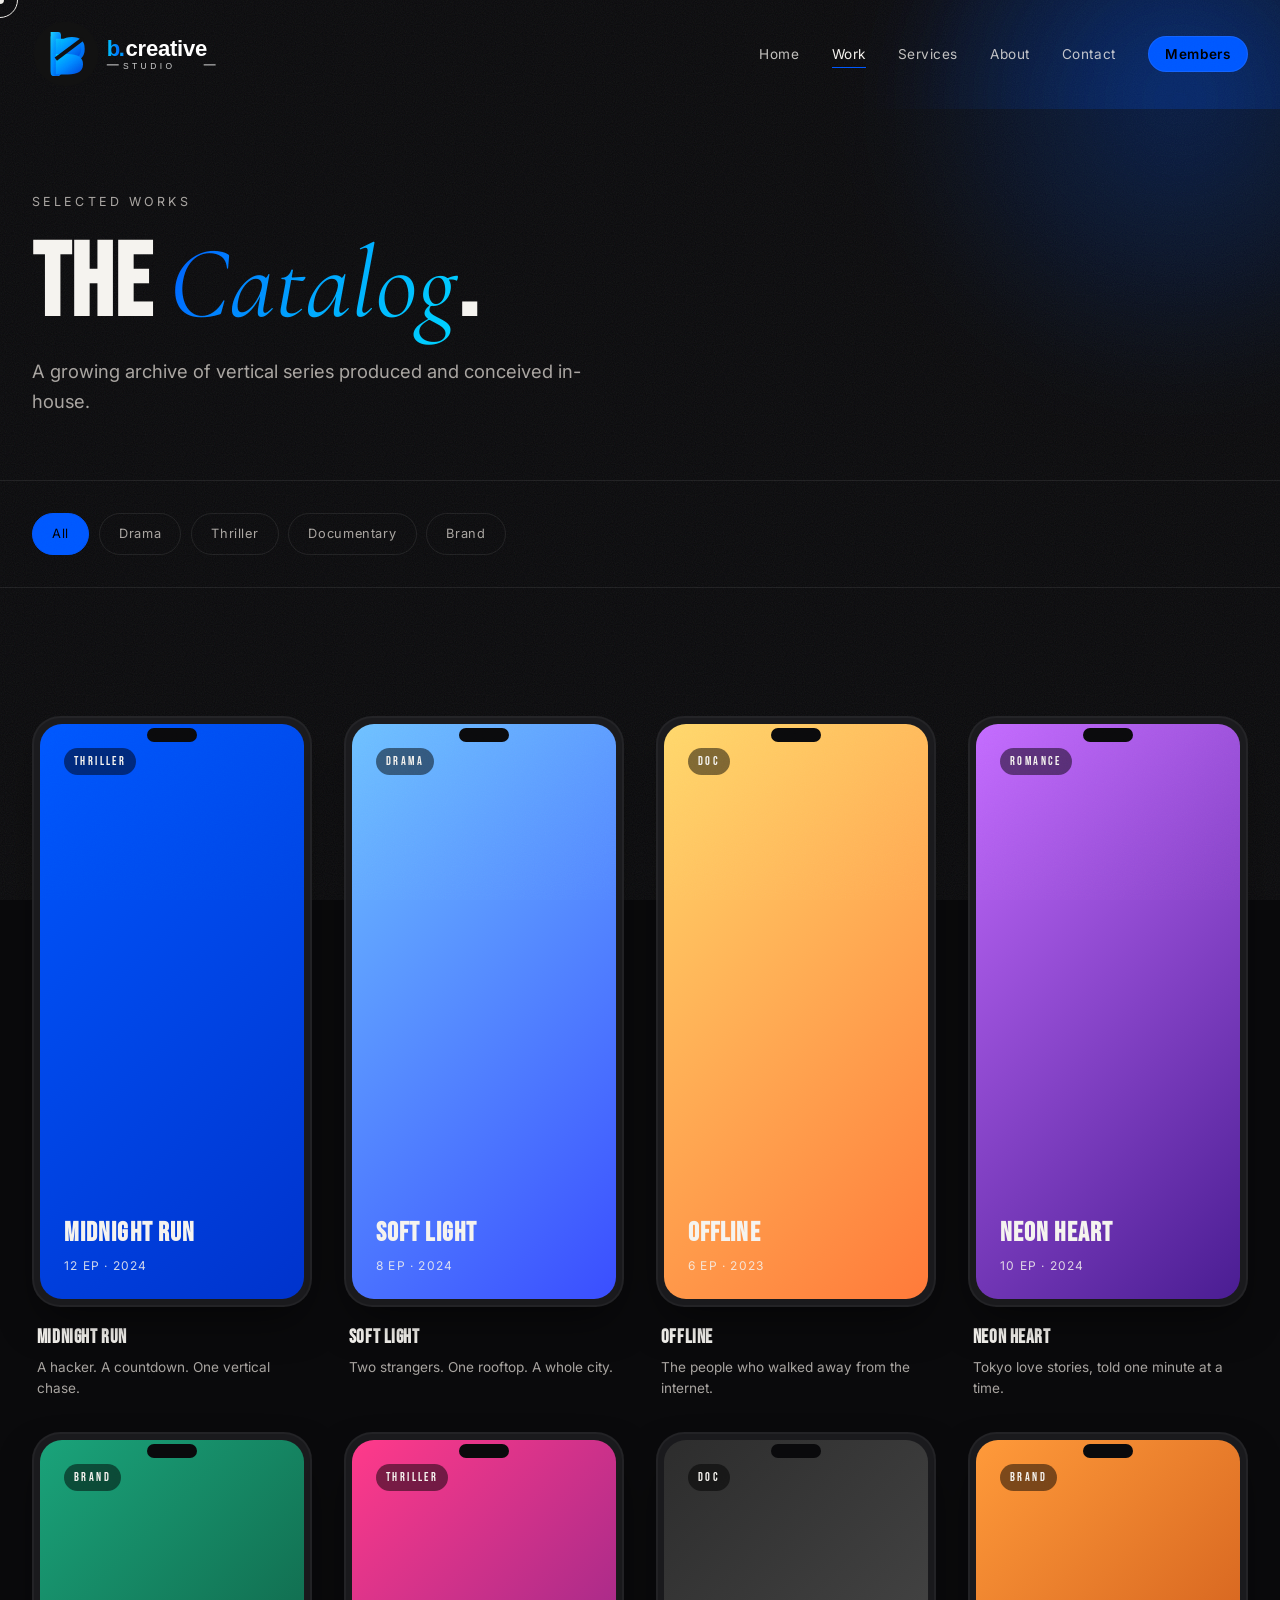
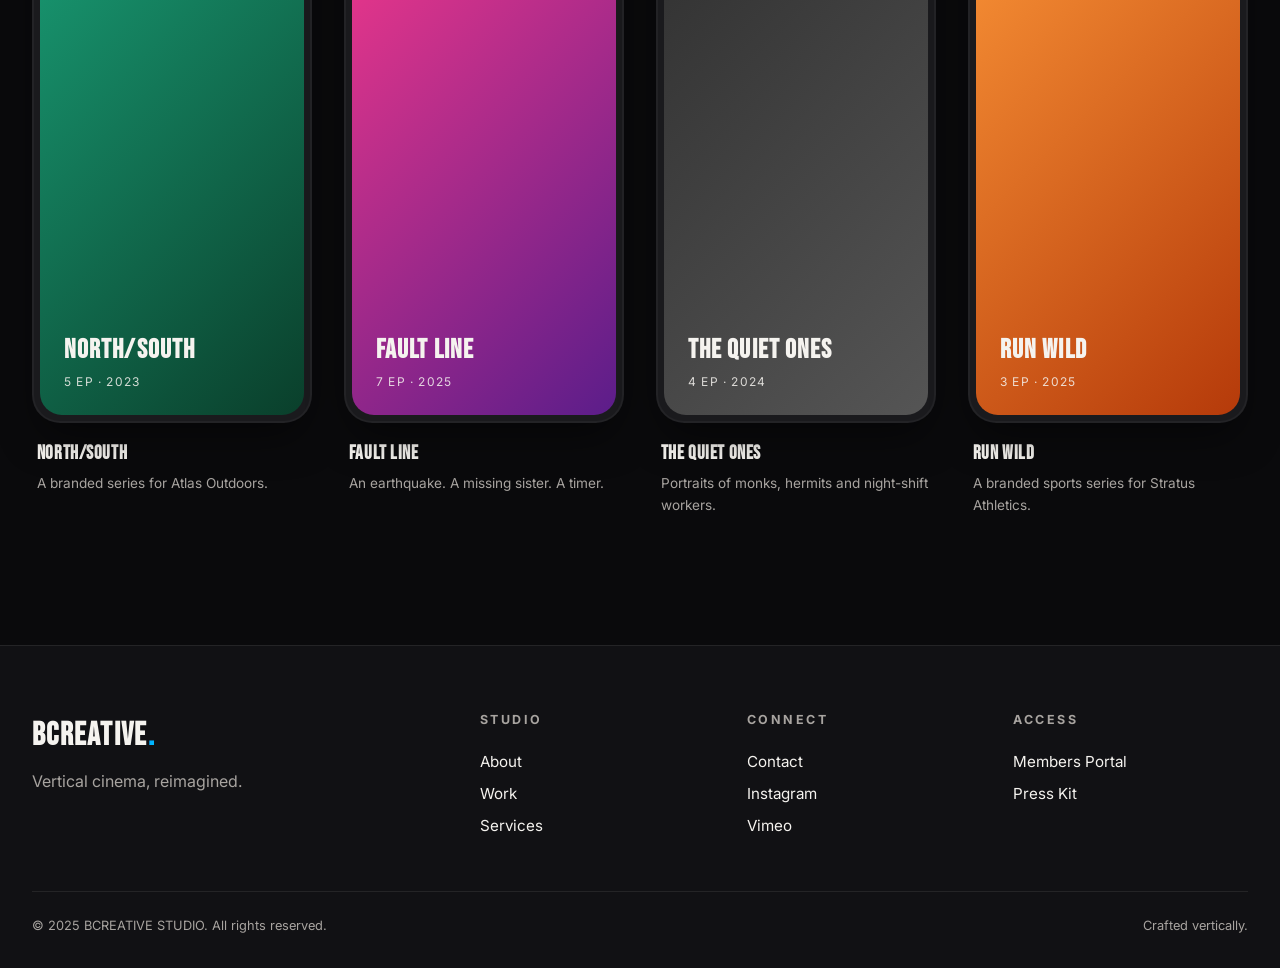
<file: work.html>
<!DOCTYPE html>
<html lang="en">
<head>
<meta charset="UTF-8" />
<meta name="viewport" content="width=device-width, initial-scale=1.0"/>
<title>Work — BCREATIVE STUDIO</title>
<link rel="preconnect" href="https://fonts.googleapis.com">
<link href="https://fonts.googleapis.com/css2?family=Bebas+Neue&family=Inter:wght@300;400;500;600;700&family=Cormorant+Garamond:wght@300;400;500;700&display=swap" rel="stylesheet">
<link rel="stylesheet" href="css/main.css">
<link rel="stylesheet" href="css/animations.css">
<link rel="stylesheet" href="css/responsive.css">
</head>
<body>

<div class="grain"></div>
<div class="cursor" id="cursor"></div>
<div class="cursor-follower" id="cursorFollower"></div>

<nav class="navbar" id="navbar">
  <div class="nav-container">
    <a href="index.html" class="logo"><img src="assets/logo.svg" alt="BCREATIVE STUDIO" class="logo-img"></a>
    <ul class="nav-links">
      <li><a href="index.html">Home</a></li>
      <li><a href="work.html" class="active">Work</a></li>
      <li><a href="services.html">Services</a></li>
      <li><a href="about.html">About</a></li>
      <li><a href="contact.html">Contact</a></li>
      <li><a href="members/login.html" class="nav-cta">Members</a></li>
    </ul>
    <button class="menu-toggle" id="menuToggle"><span></span><span></span><span></span></button>
  </div>
</nav>

<section class="page-hero">
  <div class="container">
    <p class="section-tag" data-reveal>SELECTED WORKS</p>
    <h1 class="page-title" data-reveal>The <em>Catalog</em>.</h1>
    <p class="page-lead" data-reveal>A growing archive of vertical series produced and conceived in-house.</p>
  </div>
</section>

<!-- Filter -->
<section class="filter-bar">
  <div class="container">
    <div class="filters">
      <button class="filter active" data-filter="all">All</button>
      <button class="filter" data-filter="drama">Drama</button>
      <button class="filter" data-filter="thriller">Thriller</button>
      <button class="filter" data-filter="doc">Documentary</button>
      <button class="filter" data-filter="brand">Brand</button>
    </div>
  </div>
</section>

<!-- Work Showcase — vertical phone grid -->
<section class="section work-showcase">
  <div class="container">
    <div class="phone-grid">

      <div class="phone-item" data-category="thriller" data-reveal>
        <div class="phone-frame">
          <div class="phone-screen-lg gradient-1">
            <span class="phone-tag">THRILLER</span>
            <h3>MIDNIGHT RUN</h3>
            <span class="phone-meta">12 EP · 2024</span>
          </div>
        </div>
        <div class="phone-info">
          <h4>Midnight Run</h4>
          <p>A hacker. A countdown. One vertical chase.</p>
        </div>
      </div>

      <div class="phone-item" data-category="drama" data-reveal>
        <div class="phone-frame">
          <div class="phone-screen-lg gradient-2">
            <span class="phone-tag">DRAMA</span>
            <h3>SOFT LIGHT</h3>
            <span class="phone-meta">8 EP · 2024</span>
          </div>
        </div>
        <div class="phone-info">
          <h4>Soft Light</h4>
          <p>Two strangers. One rooftop. A whole city.</p>
        </div>
      </div>

      <div class="phone-item" data-category="doc" data-reveal>
        <div class="phone-frame">
          <div class="phone-screen-lg gradient-3">
            <span class="phone-tag">DOC</span>
            <h3>OFFLINE</h3>
            <span class="phone-meta">6 EP · 2023</span>
          </div>
        </div>
        <div class="phone-info">
          <h4>Offline</h4>
          <p>The people who walked away from the internet.</p>
        </div>
      </div>

      <div class="phone-item" data-category="drama" data-reveal>
        <div class="phone-frame">
          <div class="phone-screen-lg gradient-4">
            <span class="phone-tag">ROMANCE</span>
            <h3>NEON HEART</h3>
            <span class="phone-meta">10 EP · 2024</span>
          </div>
        </div>
        <div class="phone-info">
          <h4>Neon Heart</h4>
          <p>Tokyo love stories, told one minute at a time.</p>
        </div>
      </div>

      <div class="phone-item" data-category="brand" data-reveal>
        <div class="phone-frame">
          <div class="phone-screen-lg gradient-5">
            <span class="phone-tag">BRAND</span>
            <h3>NORTH/SOUTH</h3>
            <span class="phone-meta">5 EP · 2023</span>
          </div>
        </div>
        <div class="phone-info">
          <h4>North/South</h4>
          <p>A branded series for Atlas Outdoors.</p>
        </div>
      </div>

      <div class="phone-item" data-category="thriller" data-reveal>
        <div class="phone-frame">
          <div class="phone-screen-lg gradient-6">
            <span class="phone-tag">THRILLER</span>
            <h3>FAULT LINE</h3>
            <span class="phone-meta">7 EP · 2025</span>
          </div>
        </div>
        <div class="phone-info">
          <h4>Fault Line</h4>
          <p>An earthquake. A missing sister. A timer.</p>
        </div>
      </div>

      <div class="phone-item" data-category="doc" data-reveal>
        <div class="phone-frame">
          <div class="phone-screen-lg gradient-7">
            <span class="phone-tag">DOC</span>
            <h3>THE QUIET ONES</h3>
            <span class="phone-meta">4 EP · 2024</span>
          </div>
        </div>
        <div class="phone-info">
          <h4>The Quiet Ones</h4>
          <p>Portraits of monks, hermits and night-shift workers.</p>
        </div>
      </div>

      <div class="phone-item" data-category="brand" data-reveal>
        <div class="phone-frame">
          <div class="phone-screen-lg gradient-8">
            <span class="phone-tag">BRAND</span>
            <h3>RUN WILD</h3>
            <span class="phone-meta">3 EP · 2025</span>
          </div>
        </div>
        <div class="phone-info">
          <h4>Run Wild</h4>
          <p>A branded sports series for Stratus Athletics.</p>
        </div>
      </div>

    </div>
  </div>
</section>

<footer class="footer">
  <div class="container">
    <div class="footer-top">
      <div class="footer-brand"><h3>BCREATIVE<span class="grad-text">.</span></h3><p>Vertical cinema, reimagined.</p></div>
      <div class="footer-cols">
        <div><h4>Studio</h4><a href="about.html">About</a><a href="work.html">Work</a><a href="services.html">Services</a></div>
        <div><h4>Connect</h4><a href="contact.html">Contact</a><a href="#">Instagram</a><a href="#">Vimeo</a></div>
        <div><h4>Access</h4><a href="members/login.html">Members Portal</a><a href="#">Press Kit</a></div>
      </div>
    </div>
    <div class="footer-bot"><p>© 2025 BCREATIVE STUDIO. All rights reserved.</p><p>Crafted vertically.</p></div>
  </div>
</footer>

<script src="js/main.js"></script>
<script src="js/animations.js"></script>
</body>
</html>
</file>
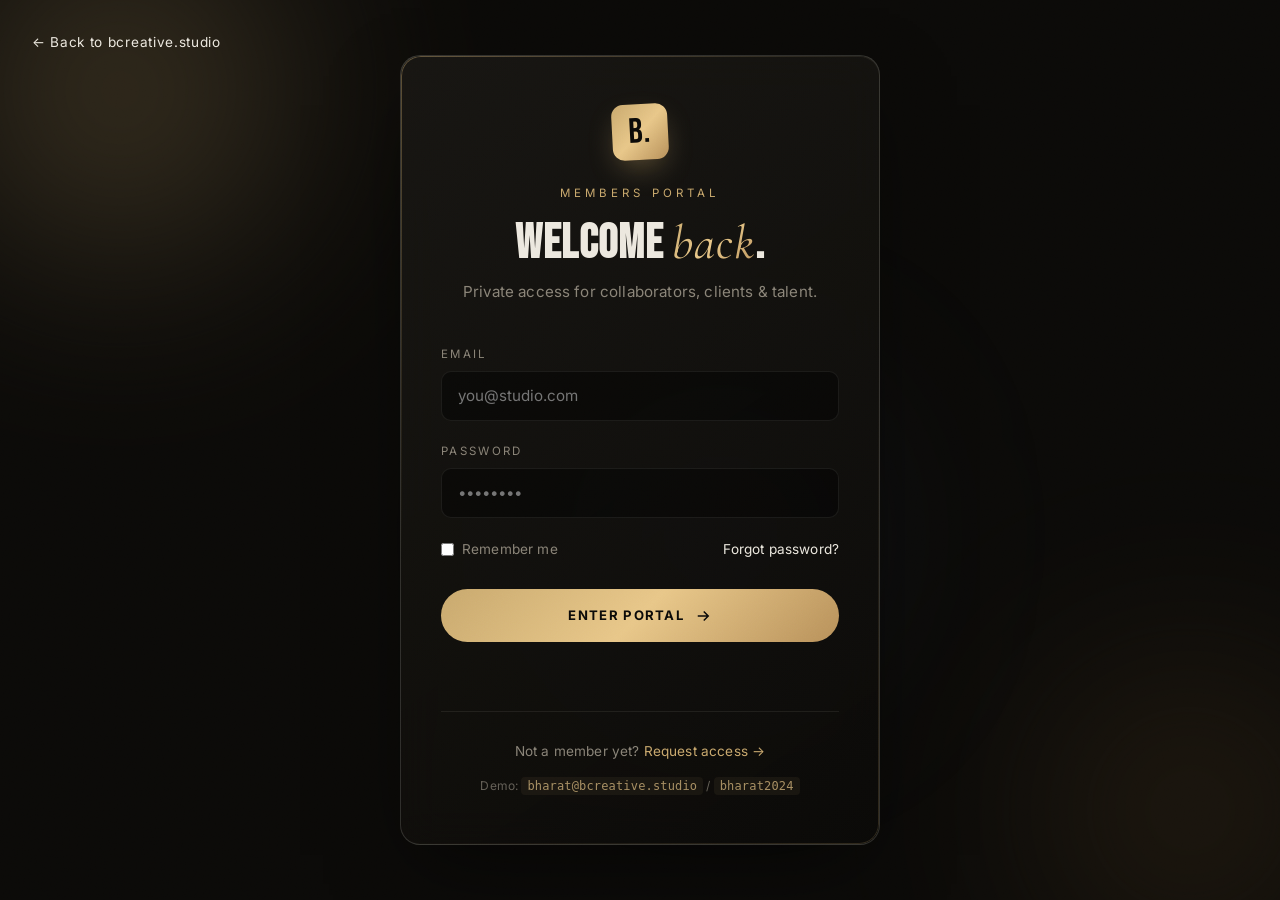
<file: members/dashboard.html>
<!DOCTYPE html>
<html lang="en">
<head>
<meta charset="UTF-8" />
<meta name="viewport" content="width=device-width, initial-scale=1.0"/>
<title>Dashboard — BCREATIVE Members</title>
<link rel="preconnect" href="https://fonts.googleapis.com">
<link href="https://fonts.googleapis.com/css2?family=Bebas+Neue&family=Inter:wght@300;400;500;600;700&family=Cormorant+Garamond:wght@300;400;500;700&display=swap" rel="stylesheet">
<link rel="stylesheet" href="../css/main.css">
<link rel="stylesheet" href="../css/members.css">
<link rel="stylesheet" href="../css/responsive.css">
</head>
<body class="members-body">

<div class="grain grain-dark"></div>

<!-- Sidebar -->
<aside class="member-side">
  <a href="../index.html" class="side-brand">B<span class="brand-dot">.</span></a>
  <nav class="side-nav">
    <a href="dashboard.html" class="active">
      <svg width="18" height="18" viewBox="0 0 24 24" fill="none"><rect x="3" y="3" width="7" height="7" stroke="currentColor" stroke-width="1.6"/><rect x="14" y="3" width="7" height="7" stroke="currentColor" stroke-width="1.6"/><rect x="3" y="14" width="7" height="7" stroke="currentColor" stroke-width="1.6"/><rect x="14" y="14" width="7" height="7" stroke="currentColor" stroke-width="1.6"/></svg>
      <span>Overview</span>
    </a>
    <a href="projects.html">
      <svg width="18" height="18" viewBox="0 0 24 24" fill="none"><path d="M3 7h18M3 12h18M3 17h12" stroke="currentColor" stroke-width="1.6"/></svg>
      <span>Projects</span>
    </a>
    <a href="resources.html">
      <svg width="18" height="18" viewBox="0 0 24 24" fill="none"><path d="M12 3v18M3 12h18" stroke="currentColor" stroke-width="1.6"/></svg>
      <span>Resources</span>
    </a>
  </nav>
  <div class="side-bot">
    <button id="logoutBtn" class="logout-btn">Sign out</button>
  </div>
</aside>

<!-- Main -->
<main class="member-main">
  <header class="member-top">
    <div>
      <p class="top-greeting">Welcome back,</p>
      <h1 id="memberName">Member</h1>
    </div>
    <div class="top-meta">
      <span class="status-dot"></span>
      <span>All systems operational</span>
    </div>
  </header>

  <!-- Quick stats -->
  <section class="member-stats">
    <div class="m-stat">
      <span class="m-stat-label">Active Projects</span>
      <h3>4</h3>
      <span class="m-stat-trend up">+1 this month</span>
    </div>
    <div class="m-stat">
      <span class="m-stat-label">Episodes in Post</span>
      <h3>17</h3>
      <span class="m-stat-trend up">3 ready for review</span>
    </div>
    <div class="m-stat">
      <span class="m-stat-label">Files Shared</span>
      <h3>284</h3>
      <span class="m-stat-trend">Updated 2h ago</span>
    </div>
    <div class="m-stat">
      <span class="m-stat-label">Next Delivery</span>
      <h3>Nov 14</h3>
      <span class="m-stat-trend">Midnight Run — EP08</span>
    </div>
  </section>

  <div class="member-cols">
    <!-- Recent projects -->
    <section class="member-block">
      <div class="block-head">
        <h2>Active Projects</h2>
        <a href="projects.html" class="block-link">View all →</a>
      </div>
      <div class="project-list">
        <article class="project-row">
          <div class="proj-thumb gradient-1"></div>
          <div class="proj-meta">
            <h4>Midnight Run</h4>
            <p>Thriller · 12 EP</p>
          </div>
          <div class="proj-progress">
            <div class="bar"><span style="width:72%"></span></div>
            <p>72% — Post-production</p>
          </div>
          <span class="proj-status active">Active</span>
        </article>

        <article class="project-row">
          <div class="proj-thumb gradient-2"></div>
          <div class="proj-meta">
            <h4>Soft Light</h4>
            <p>Drama · 8 EP</p>
          </div>
          <div class="proj-progress">
            <div class="bar"><span style="width:45%"></span></div>
            <p>45% — Filming</p>
          </div>
          <span class="proj-status filming">Filming</span>
        </article>

        <article class="project-row">
          <div class="proj-thumb gradient-3"></div>
          <div class="proj-meta">
            <h4>Offline S2</h4>
            <p>Doc · 6 EP</p>
          </div>
          <div class="proj-progress">
            <div class="bar"><span style="width:20%"></span></div>
            <p>20% — Development</p>
          </div>
          <span class="proj-status dev">Development</span>
        </article>

        <article class="project-row">
          <div class="proj-thumb gradient-4"></div>
          <div class="proj-meta">
            <h4>Neon Heart</h4>
            <p>Romance · 10 EP</p>
          </div>
          <div class="proj-progress">
            <div class="bar"><span style="width:95%"></span></div>
            <p>95% — Delivery</p>
          </div>
          <span class="proj-status delivery">Delivery</span>
        </article>
      </div>
    </section>

    <!-- Activity -->
    <section class="member-block">
      <div class="block-head">
        <h2>Recent Activity</h2>
      </div>
      <ul class="activity-feed">
        <li>
          <span class="dot"></span>
          <div><b>EP08 cut v3</b> uploaded for review<p>2 hours ago</p></div>
        </li>
        <li>
          <span class="dot"></span>
          <div><b>Soft Light</b> shoot day 4 wrapped<p>Yesterday</p></div>
        </li>
        <li>
          <span class="dot"></span>
          <div><b>New script</b>: Offline S2, Episode 01<p>2 days ago</p></div>
        </li>
        <li>
          <span class="dot"></span>
          <div><b>Color pass</b> approved on Neon Heart EP10<p>3 days ago</p></div>
        </li>
        <li>
          <span class="dot"></span>
          <div><b>Music license</b> confirmed for Midnight Run<p>5 days ago</p></div>
        </li>
      </ul>
    </section>
  </div>
</main>

<script src="../js/auth.js"></script>
<script src="../js/members.js"></script>
</body>
</html>
</file>
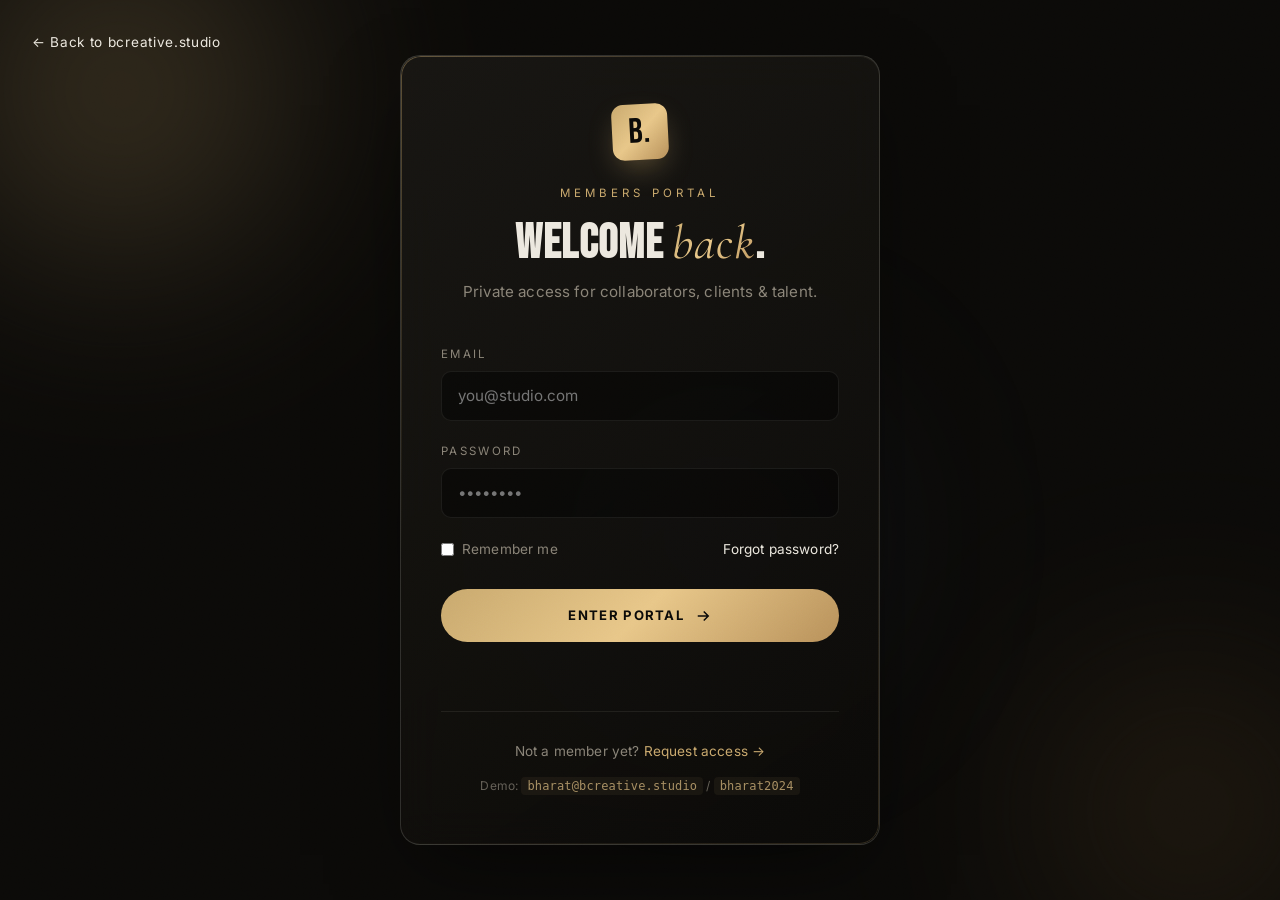
<file: members/login.html>
<!DOCTYPE html>
<html lang="en">
<head>
<meta charset="UTF-8" />
<meta name="viewport" content="width=device-width, initial-scale=1.0"/>
<title>Members · Sign In — BCREATIVE STUDIO</title>
<link rel="preconnect" href="https://fonts.googleapis.com">
<link href="https://fonts.googleapis.com/css2?family=Bebas+Neue&family=Inter:wght@300;400;500;600;700&family=Cormorant+Garamond:wght@300;400;500;700&display=swap" rel="stylesheet">
<link rel="stylesheet" href="../css/main.css">
<link rel="stylesheet" href="../css/members.css">
<link rel="stylesheet" href="../css/responsive.css">
</head>
<body class="members-body login-body">

<div class="grain grain-dark"></div>

<!-- Animated bg -->
<div class="login-bg">
  <div class="orb orb-1"></div>
  <div class="orb orb-2"></div>
  <div class="orb orb-3"></div>
</div>

<a href="../index.html" class="login-back">← Back to bcreative.studio</a>

<main class="login-wrap">
  <div class="login-card">
    <div class="login-head">
      <span class="brand-mark">B<span class="brand-dot">.</span></span>
      <p class="login-eyebrow">MEMBERS PORTAL</p>
      <h1>Welcome <em>back</em>.</h1>
      <p class="login-sub">Private access for collaborators, clients & talent.</p>
    </div>

    <form class="login-form" id="loginForm">
      <div class="field">
        <label for="email">Email</label>
        <input type="email" id="email" required placeholder="you@studio.com" autocomplete="email">
      </div>
      <div class="field">
        <label for="password">Password</label>
        <input type="password" id="password" required placeholder="••••••••" autocomplete="current-password">
      </div>
      <div class="login-options">
        <label class="checkbox"><input type="checkbox" id="remember"><span>Remember me</span></label>
        <a href="#" class="forgot">Forgot password?</a>
      </div>
      <button type="submit" class="btn btn-gold">
        <span>Enter Portal</span>
        <svg width="18" height="18" viewBox="0 0 24 24" fill="none"><path d="M5 12h14M13 6l6 6-6 6" stroke="currentColor" stroke-width="2"/></svg>
      </button>
      <p class="login-error" id="loginError"></p>
    </form>

    <div class="login-foot">
      <p>Not a member yet? <a href="../contact.html">Request access →</a></p>
      <p class="hint">Demo: <code>bharat@bcreative.studio</code> / <code>bharat2024</code></p>
    </div>
  </div>
</main>

<script src="../js/auth.js"></script>
</body>
</html>
</file>
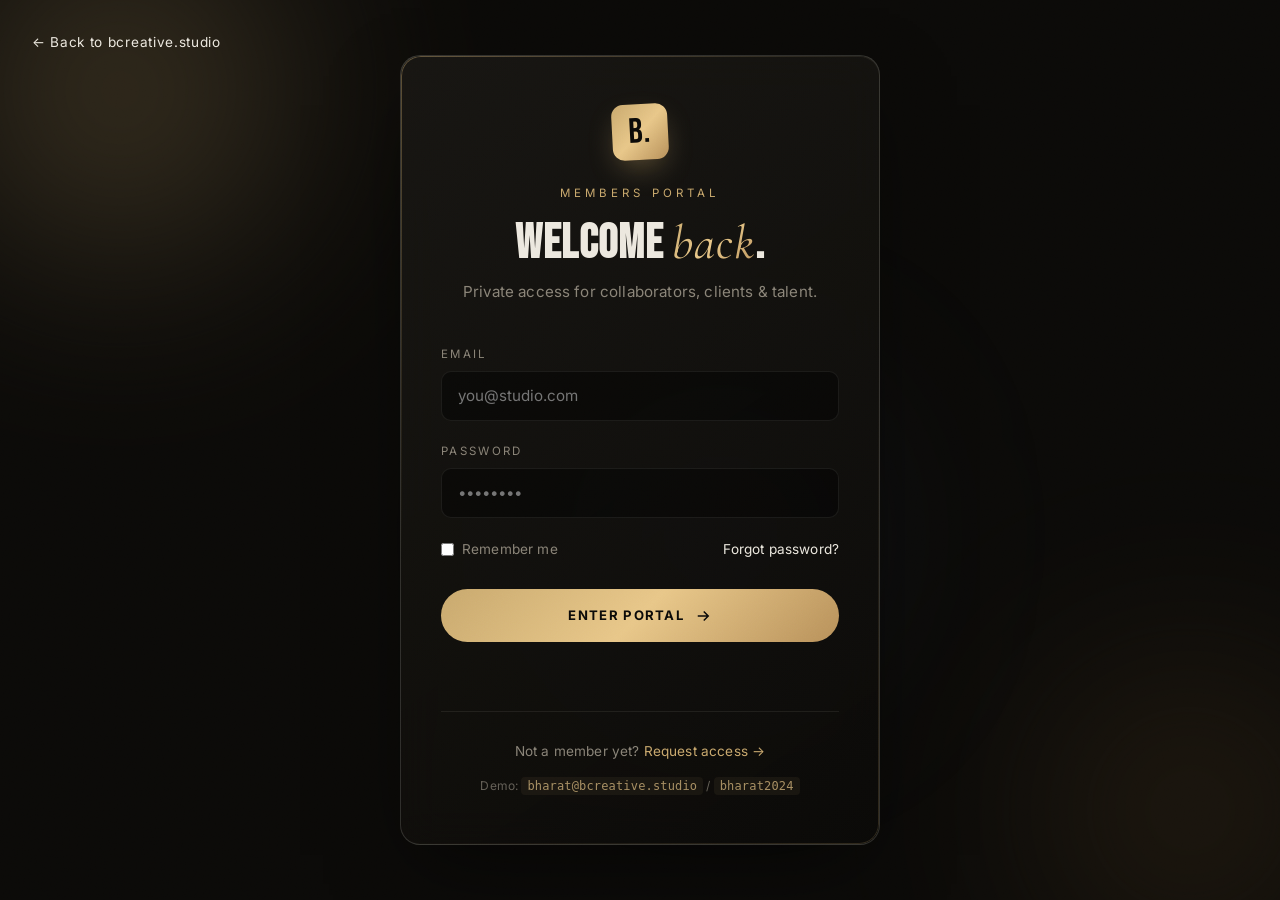
<file: members/projects.html>
<!DOCTYPE html>
<html lang="en">
<head>
<meta charset="UTF-8" />
<meta name="viewport" content="width=device-width, initial-scale=1.0"/>
<title>Projects — BCREATIVE Members</title>
<link rel="preconnect" href="https://fonts.googleapis.com">
<link href="https://fonts.googleapis.com/css2?family=Bebas+Neue&family=Inter:wght@300;400;500;600;700&family=Cormorant+Garamond:wght@300;400;500;700&display=swap" rel="stylesheet">
<link rel="stylesheet" href="../css/main.css">
<link rel="stylesheet" href="../css/members.css">
<link rel="stylesheet" href="../css/responsive.css">
</head>
<body class="members-body">

<div class="grain grain-dark"></div>

<aside class="member-side">
  <a href="../index.html" class="side-brand">B<span class="brand-dot">.</span></a>
  <nav class="side-nav">
    <a href="dashboard.html"><svg width="18" height="18" viewBox="0 0 24 24" fill="none"><rect x="3" y="3" width="7" height="7" stroke="currentColor" stroke-width="1.6"/><rect x="14" y="3" width="7" height="7" stroke="currentColor" stroke-width="1.6"/><rect x="3" y="14" width="7" height="7" stroke="currentColor" stroke-width="1.6"/><rect x="14" y="14" width="7" height="7" stroke="currentColor" stroke-width="1.6"/></svg><span>Overview</span></a>
    <a href="projects.html" class="active"><svg width="18" height="18" viewBox="0 0 24 24" fill="none"><path d="M3 7h18M3 12h18M3 17h12" stroke="currentColor" stroke-width="1.6"/></svg><span>Projects</span></a>
    <a href="resources.html"><svg width="18" height="18" viewBox="0 0 24 24" fill="none"><path d="M12 3v18M3 12h18" stroke="currentColor" stroke-width="1.6"/></svg><span>Resources</span></a>
  </nav>
  <div class="side-bot"><button id="logoutBtn" class="logout-btn">Sign out</button></div>
</aside>

<main class="member-main">
  <header class="member-top">
    <div>
      <p class="top-greeting">All Productions</p>
      <h1>Projects</h1>
    </div>
    <div class="top-actions">
      <input type="search" placeholder="Search projects…" class="search-input">
    </div>
  </header>

  <!-- Filter chips -->
  <div class="chip-row">
    <button class="chip active">All</button>
    <button class="chip">Active</button>
    <button class="chip">In Post</button>
    <button class="chip">Filming</button>
    <button class="chip">Delivered</button>
    <button class="chip">Archived</button>
  </div>

  <div class="proj-cards">
    <article class="proj-card">
      <div class="proj-card-img gradient-1"><span class="proj-card-num">/01</span></div>
      <div class="proj-card-body">
        <span class="proj-card-tag">Thriller · 12 EP</span>
        <h3>Midnight Run</h3>
        <p>Currently in post-production. 8 of 12 episodes edited.</p>
        <div class="bar"><span style="width:72%"></span></div>
        <div class="card-row"><span>Lead: Bharat</span><span class="proj-status active">Active</span></div>
      </div>
    </article>

    <article class="proj-card">
      <div class="proj-card-img gradient-2"><span class="proj-card-num">/02</span></div>
      <div class="proj-card-body">
        <span class="proj-card-tag">Drama · 8 EP</span>
        <h3>Soft Light</h3>
        <p>Production block 2 of 3 underway in LA.</p>
        <div class="bar"><span style="width:45%"></span></div>
        <div class="card-row"><span>Lead: Bharat</span><span class="proj-status filming">Filming</span></div>
      </div>
    </article>

    <article class="proj-card">
      <div class="proj-card-img gradient-3"><span class="proj-card-num">/03</span></div>
      <div class="proj-card-body">
        <span class="proj-card-tag">Doc · 6 EP</span>
        <h3>Offline S2</h3>
        <p>Story bibles complete. Casting begins next week.</p>
        <div class="bar"><span style="width:20%"></span></div>
        <div class="card-row"><span>Lead: Bharat</span><span class="proj-status dev">Development</span></div>
      </div>
    </article>

    <article class="proj-card">
      <div class="proj-card-img gradient-4"><span class="proj-card-num">/04</span></div>
      <div class="proj-card-body">
        <span class="proj-card-tag">Romance · 10 EP</span>
        <h3>Neon Heart</h3>
        <p>Final color and sound mix in progress. Delivery imminent.</p>
        <div class="bar"><span style="width:95%"></span></div>
        <div class="card-row"><span>Lead: Bharat</span><span class="proj-status delivery">Delivery</span></div>
      </div>
    </article>

    <article class="proj-card">
      <div class="proj-card-img gradient-5"><span class="proj-card-num">/05</span></div>
      <div class="proj-card-body">
        <span class="proj-card-tag">Brand · 5 EP</span>
        <h3>North/South</h3>
        <p>Delivered to Atlas Outdoors. Now in public release window.</p>
        <div class="bar"><span style="width:100%"></span></div>
        <div class="card-row"><span>Lead: Bharat</span><span class="proj-status delivery">Delivered</span></div>
      </div>
    </article>

    <article class="proj-card">
      <div class="proj-card-img gradient-6"><span class="proj-card-num">/06</span></div>
      <div class="proj-card-body">
        <span class="proj-card-tag">Thriller · 7 EP</span>
        <h3>Fault Line</h3>
        <p>Greenlit. Pre-production scheduled for Q1.</p>
        <div class="bar"><span style="width:10%"></span></div>
        <div class="card-row"><span>Lead: Bharat</span><span class="proj-status dev">Development</span></div>
      </div>
    </article>
  </div>
</main>

<script src="../js/auth.js"></script>
<script src="../js/members.js"></script>
</body>
</html>
</file>
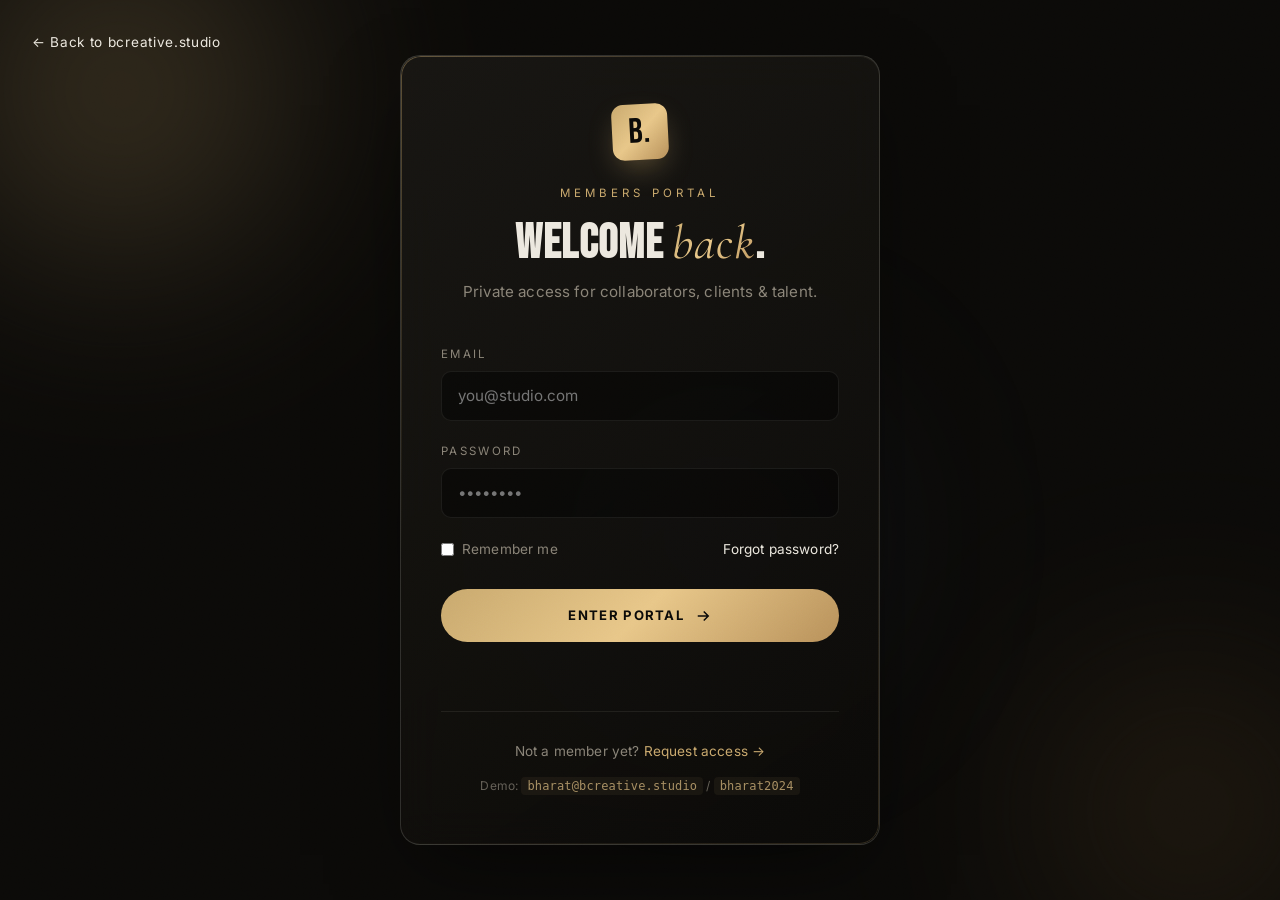
<file: members/resources.html>
<!DOCTYPE html>
<html lang="en">
<head>
<meta charset="UTF-8" />
<meta name="viewport" content="width=device-width, initial-scale=1.0"/>
<title>Resources — BCREATIVE Members</title>
<link rel="preconnect" href="https://fonts.googleapis.com">
<link href="https://fonts.googleapis.com/css2?family=Bebas+Neue&family=Inter:wght@300;400;500;600;700&family=Cormorant+Garamond:wght@300;400;500;700&display=swap" rel="stylesheet">
<link rel="stylesheet" href="../css/main.css">
<link rel="stylesheet" href="../css/members.css">
<link rel="stylesheet" href="../css/responsive.css">
</head>
<body class="members-body">

<div class="grain grain-dark"></div>

<aside class="member-side">
  <a href="../index.html" class="side-brand">B<span class="brand-dot">.</span></a>
  <nav class="side-nav">
    <a href="dashboard.html"><svg width="18" height="18" viewBox="0 0 24 24" fill="none"><rect x="3" y="3" width="7" height="7" stroke="currentColor" stroke-width="1.6"/><rect x="14" y="3" width="7" height="7" stroke="currentColor" stroke-width="1.6"/><rect x="3" y="14" width="7" height="7" stroke="currentColor" stroke-width="1.6"/><rect x="14" y="14" width="7" height="7" stroke="currentColor" stroke-width="1.6"/></svg><span>Overview</span></a>
    <a href="projects.html"><svg width="18" height="18" viewBox="0 0 24 24" fill="none"><path d="M3 7h18M3 12h18M3 17h12" stroke="currentColor" stroke-width="1.6"/></svg><span>Projects</span></a>
    <a href="resources.html" class="active"><svg width="18" height="18" viewBox="0 0 24 24" fill="none"><path d="M12 3v18M3 12h18" stroke="currentColor" stroke-width="1.6"/></svg><span>Resources</span></a>
  </nav>
  <div class="side-bot"><button id="logoutBtn" class="logout-btn">Sign out</button></div>
</aside>

<main class="member-main">
  <header class="member-top">
    <div>
      <p class="top-greeting">Studio Library</p>
      <h1>Resources</h1>
    </div>
    <div class="top-actions">
      <input type="search" placeholder="Search files…" class="search-input">
    </div>
  </header>

  <!-- Categories -->
  <section class="res-categories">
    <div class="res-cat">
      <div class="res-icon">📄</div>
      <h4>Scripts</h4>
      <p>24 documents</p>
    </div>
    <div class="res-cat">
      <div class="res-icon">🎬</div>
      <h4>Rough Cuts</h4>
      <p>17 videos</p>
    </div>
    <div class="res-cat">
      <div class="res-icon">🎨</div>
      <h4>Brand Assets</h4>
      <p>56 files</p>
    </div>
    <div class="res-cat">
      <div class="res-icon">🎵</div>
      <h4>Music Library</h4>
      <p>112 tracks</p>
    </div>
  </section>

  <!-- Recent files -->
  <section class="member-block">
    <div class="block-head">
      <h2>Recently shared</h2>
      <a href="#" class="block-link">Browse all →</a>
    </div>

    <div class="file-table">
      <div class="file-thead">
        <span>Name</span>
        <span>Project</span>
        <span>Type</span>
        <span>Updated</span>
        <span></span>
      </div>
      <div class="file-row">
        <span class="f-name"><span class="f-icon">📄</span> Midnight_Run_EP08_v3.pdf</span>
        <span>Midnight Run</span>
        <span>Script</span>
        <span>2h ago</span>
        <span><a href="#" class="dl-btn">Download</a></span>
      </div>
      <div class="file-row">
        <span class="f-name"><span class="f-icon">🎬</span> SoftLight_RoughCut_v1.mp4</span>
        <span>Soft Light</span>
        <span>Video</span>
        <span>Yesterday</span>
        <span><a href="#" class="dl-btn">Download</a></span>
      </div>
      <div class="file-row">
        <span class="f-name"><span class="f-icon">🎨</span> NeonHeart_Lookbook.pdf</span>
        <span>Neon Heart</span>
        <span>Design</span>
        <span>2 days ago</span>
        <span><a href="#" class="dl-btn">Download</a></span>
      </div>
      <div class="file-row">
        <span class="f-name"><span class="f-icon">🎵</span> Score_Reference_Set.zip</span>
        <span>Offline S2</span>
        <span>Audio</span>
        <span>4 days ago</span>
        <span><a href="#" class="dl-btn">Download</a></span>
      </div>
      <div class="file-row">
        <span class="f-name"><span class="f-icon">📄</span> Production_Bible_v2.pdf</span>
        <span>Fault Line</span>
        <span>Document</span>
        <span>1 week ago</span>
        <span><a href="#" class="dl-btn">Download</a></span>
      </div>
      <div class="file-row">
        <span class="f-name"><span class="f-icon">🎬</span> NorthSouth_Final_Master.mov</span>
        <span>North/South</span>
        <span>Video</span>
        <span>2 weeks ago</span>
        <span><a href="#" class="dl-btn">Download</a></span>
      </div>
    </div>
  </section>

  <!-- Announcements -->
  <section class="member-block">
    <div class="block-head">
      <h2>Studio Announcements</h2>
    </div>
    <div class="announce-list">
      <article class="announce">
        <span class="announce-tag">UPDATE</span>
        <h4>New vertical lens kit arriving Nov 15</h4>
        <p>Cooke S7/i full-frame primes rated for 9:16 cropping. Bookable through the gear calendar.</p>
        <span class="announce-date">3 days ago</span>
      </article>
      <article class="announce">
        <span class="announce-tag">EVENT</span>
        <h4>Members screening — Neon Heart finale</h4>
        <p>Thursday Nov 21 at 7pm. The Vine St. screening room. RSVP via studio email.</p>
        <span class="announce-date">1 week ago</span>
      </article>
      <article class="announce">
        <span class="announce-tag">POLICY</span>
        <h4>Updated file delivery standards</h4>
        <p>9:16 deliverables now standardized to ProRes 422 HQ at 1080×1920. Full doc in resources.</p>
        <span class="announce-date">2 weeks ago</span>
      </article>
    </div>
  </section>
</main>

<script src="../js/auth.js"></script>
<script src="../js/members.js"></script>
</body>
</html>
</file>
<file: css/main.css>
/* ============================================================
   BCREATIVE STUDIO — Main Styles
   Public-facing site (cinematic, bold, dynamic)
   ============================================================ */

/* ---------- Resets & Tokens ---------- */
*, *::before, *::after { box-sizing: border-box; margin: 0; padding: 0; }

:root {
  --bg: #0a0a0c;
  --bg-2: #111114;
  --ink: #f5f3ef;
  --ink-mute: #a8a4a0;
  --line: rgba(255,255,255,0.08);
  --accent: #0057ff;      /* signature electric-blue */
  --accent-2: #ffd86b;    /* warm gold */
  --accent-3: #00d4ff;    /* cyan blue */
  --grad: linear-gradient(120deg, #0057ff, #00aaff 55%, #00d4ff);
  --display: 'Bebas Neue', sans-serif;
  --body: 'Inter', system-ui, sans-serif;
  --serif: 'Cormorant Garamond', serif;
  --radius: 14px;
  --ease: cubic-bezier(.22,.61,.36,1);
}

html { scroll-behavior: smooth; }

body {
  font-family: var(--body);
  background: var(--bg);
  color: var(--ink);
  line-height: 1.6;
  overflow-x: hidden;
  -webkit-font-smoothing: antialiased;
}

a { color: inherit; text-decoration: none; }
img { max-width: 100%; display: block; }
button { font: inherit; cursor: pointer; border: 0; background: transparent; color: inherit; }

::selection { background: var(--accent); color: #000; }

/* ---------- Film grain overlay ---------- */
.grain {
  position: fixed; inset: 0; pointer-events: none; z-index: 9998;
  opacity: 0.12; mix-blend-mode: overlay;
  background-image: url("data:image/svg+xml;utf8,<svg xmlns='http://www.w3.org/2000/svg' width='200' height='200'><filter id='n'><feTurbulence type='fractalNoise' baseFrequency='0.9' numOctaves='2'/></filter><rect width='100%' height='100%' filter='url(%23n)' opacity='0.6'/></svg>");
  animation: grain 8s steps(10) infinite;
}
@keyframes grain {
  0%,100% { transform: translate(0,0); }
  10% { transform: translate(-5%, -10%); }
  30% { transform: translate(3%, -15%); }
  50% { transform: translate(12%, 9%); }
  70% { transform: translate(-9%, 4%); }
  90% { transform: translate(5%, -5%); }
}

/* ---------- Custom cursor ---------- */
.cursor, .cursor-follower {
  position: fixed; top: 0; left: 0; pointer-events: none; z-index: 9999;
  border-radius: 50%; transform: translate(-50%, -50%);
  mix-blend-mode: difference;
}
.cursor { width: 8px; height: 8px; background: var(--ink); transition: transform .15s var(--ease); }
.cursor-follower { width: 36px; height: 36px; border: 1px solid var(--ink); transition: transform .35s var(--ease); }
.cursor-hover .cursor { transform: translate(-50%,-50%) scale(2); }
.cursor-hover .cursor-follower { transform: translate(-50%,-50%) scale(1.8); }
@media (max-width: 900px) { .cursor, .cursor-follower { display: none; } }

/* ---------- Navigation ---------- */
.navbar {
  position: fixed; top: 0; left: 0; right: 0; z-index: 100;
  padding: 1.25rem 0;
  transition: background .35s var(--ease), padding .35s var(--ease), border-color .35s var(--ease);
  border-bottom: 1px solid transparent;
  backdrop-filter: blur(0);
}
.navbar.scrolled {
  background: rgba(10,10,12,0.78);
  backdrop-filter: blur(16px);
  border-bottom-color: var(--line);
  padding: 0.85rem 0;
}
.nav-container {
  max-width: 1400px; margin: 0 auto; padding: 0 2rem;
  display: flex; align-items: center; justify-content: space-between;
}
.logo {
  display: inline-flex;
  align-items: center;
  gap: 0.5rem;
  transition: transform .3s var(--ease);
}
.logo-img {
  height: 68px;
  width: auto;
  transition: transform .3s var(--ease);
}
.logo:hover .logo-img {
  transform: scale(1.08);
}
.logo-b {
  background: var(--accent); color: #000;
  display: inline-flex; align-items: center; justify-content: center;
  width: 1.6rem; height: 1.6rem; border-radius: 4px;
  font-size: 1.05rem; transform: rotate(-3deg);
  transition: transform .3s var(--ease);
}
.logo:hover .logo-b { transform: rotate(3deg) scale(1.1); }
.logo-rest { padding-left: 0.4rem; }
.logo-dot { color: var(--accent); }

.nav-links {
  display: flex; gap: 2rem; list-style: none; align-items: center;
}
.nav-links a {
  font-size: 0.85rem; letter-spacing: 0.04em; opacity: 0.78;
  position: relative; padding: 6px 0;
  transition: opacity .25s var(--ease);
}
.nav-links a:hover { opacity: 1; }
.nav-links a.active { opacity: 1; }
.nav-links a:not(.nav-cta)::after {
  content: ''; position: absolute; left: 0; right: 100%; bottom: 0;
  height: 1px; background: var(--accent); transition: right .35s var(--ease);
}
.nav-links a:not(.nav-cta):hover::after,
.nav-links a.active::after { right: 0; }

.nav-cta {
  padding: 0.55rem 1.05rem !important; border: 1px solid var(--line);
  border-radius: 999px;
  background: var(--accent); color: #000 !important; opacity: 1 !important;
  font-weight: 600;
  transition: transform .25s var(--ease), box-shadow .25s var(--ease);
}
.nav-cta:hover { transform: translateY(-2px); box-shadow: 0 8px 24px rgba(0,87,255,0.35); }

.menu-toggle { display: none; flex-direction: column; gap: 5px; }
.menu-toggle span { width: 24px; height: 2px; background: var(--ink); transition: .3s var(--ease); }
.menu-toggle.open span:nth-child(1) { transform: translateY(7px) rotate(45deg); }
.menu-toggle.open span:nth-child(2) { opacity: 0; }
.menu-toggle.open span:nth-child(3) { transform: translateY(-7px) rotate(-45deg); }

/* ---------- Container ---------- */
.container { max-width: 1400px; margin: 0 auto; padding: 0 2rem; }
.section { padding: 8rem 0; position: relative; }

/* ---------- Typography ---------- */
.section-tag {
  font-size: 0.78rem; letter-spacing: 0.25em; color: var(--ink-mute);
  margin-bottom: 1.5rem; text-transform: uppercase;
}
.section-title {
  font-family: var(--display); font-size: clamp(2.5rem, 6vw, 5.5rem);
  line-height: 0.95; letter-spacing: 0.01em;
}
.section-title em {
  font-family: var(--serif); font-style: italic; font-weight: 400;
  background: var(--grad); -webkit-background-clip: text; background-clip: text;
  -webkit-text-fill-color: transparent;
}
.section-head { margin-bottom: 4rem; }
.grad-text {
  background: var(--grad); -webkit-background-clip: text; background-clip: text;
  -webkit-text-fill-color: transparent;
}

/* ---------- Hero ---------- */
.hero {
  position: relative; min-height: 100vh; padding: 9rem 2rem 4rem;
  display: flex; flex-direction: column; justify-content: center; align-items: center;
  text-align: center; overflow: hidden;
  perspective: 1500px;
}
.hero-bg { position: absolute; inset: 0; overflow: hidden; z-index: 0; }
.hero-shape {
  position: absolute; border-radius: 50%; filter: blur(80px); opacity: 0.45;
  animation: float 18s ease-in-out infinite;
}
.shape-1 { width: 500px; height: 500px; background: var(--accent); top: -10%; left: -10%; }
.shape-2 { width: 400px; height: 400px; background: var(--accent-3); bottom: -10%; right: -5%; animation-delay: -6s; }
.shape-3 { width: 380px; height: 380px; background: var(--accent-2); top: 30%; right: 20%; animation-delay: -12s; opacity: 0.25; }
@keyframes float {
  0%,100% { transform: translate(0,0) scale(1); }
  33% { transform: translate(40px,-30px) scale(1.1); }
  66% { transform: translate(-30px,40px) scale(0.95); }
}

/* 3D Phone scene */
.phone-scene {
  position: absolute; inset: 0; pointer-events: none; z-index: 1;
  transform-style: preserve-3d;
}
.phone {
  position: absolute; width: 140px; height: 280px; border-radius: 22px;
  background: #1c1c20;
  box-shadow: 0 30px 60px -10px rgba(0,0,0,0.6), inset 0 0 0 2px rgba(255,255,255,0.05);
  transform-style: preserve-3d;
  animation: phoneFloat 7s ease-in-out infinite;
}
.phone-1 { top: 18%; left: 8%; transform: rotate(-12deg) rotateY(15deg); }
.phone-2 { top: 60%; left: 12%; transform: rotate(8deg) rotateY(-10deg); animation-delay: -2s; }
.phone-3 { top: 22%; right: 9%; transform: rotate(14deg) rotateY(-18deg); animation-delay: -4s; }
.phone-screen {
  position: absolute; inset: 8px; border-radius: 16px; overflow: hidden;
}
.phone-content {
  width: 100%; height: 100%; display: flex; align-items: flex-end;
  padding: 1rem;
}
.phone-label {
  font-family: var(--display); font-size: 0.85rem; letter-spacing: 0.18em;
  color: #fff; padding: 4px 10px; background: rgba(0,0,0,0.4);
  backdrop-filter: blur(8px); border-radius: 999px;
}
@keyframes phoneFloat {
  0%,100% { translate: 0 0; }
  50% { translate: 0 -22px; }
}
@media (max-width: 1100px) { .phone-1, .phone-3 { display: none; } .phone-2 { opacity: 0.4; } }

/* Gradients used everywhere */
.gradient-1 { background: linear-gradient(135deg, #0057ff 0%, #0033cc 100%); }
.gradient-2 { background: linear-gradient(135deg, #6ec1ff 0%, #3a4eff 100%); }
.gradient-3 { background: linear-gradient(135deg, #ffd86b 0%, #ff7a3a 100%); }
.gradient-4 { background: linear-gradient(135deg, #c46bff 0%, #4a1d92 100%); }
.gradient-5 { background: linear-gradient(135deg, #1aa37a 0%, #0a3f2b 100%); }
.gradient-6 { background: linear-gradient(135deg, #ff3a8a 0%, #5b1d8a 100%); }
.gradient-7 { background: linear-gradient(135deg, #2d2d2d 0%, #555 100%); }
.gradient-8 { background: linear-gradient(135deg, #ff9a3a 0%, #b53a0a 100%); }

.hero-content { position: relative; z-index: 2; max-width: 900px; }
.hero-tag {
  font-size: 0.8rem; letter-spacing: 0.3em; color: var(--ink-mute);
  margin-bottom: 1.8rem; text-transform: uppercase;
}
.hero-title {
  font-family: var(--display); font-size: clamp(3rem, 9vw, 8rem);
  line-height: 0.9; letter-spacing: 0.01em; margin-bottom: 2rem;
}
.title-line { display: block; }
.hero-title em {
  font-family: var(--serif); font-style: italic; font-weight: 400;
  background: var(--grad); -webkit-background-clip: text; background-clip: text;
  -webkit-text-fill-color: transparent;
}
.hero-sub {
  font-size: 1.1rem; color: var(--ink-mute); max-width: 600px;
  margin: 0 auto 2.5rem;
}
.hero-cta { display: inline-flex; gap: 1rem; flex-wrap: wrap; justify-content: center; }

/* Buttons */
.btn {
  display: inline-flex; align-items: center; gap: 0.6rem;
  padding: 1rem 1.8rem; border-radius: 999px;
  font-size: 0.85rem; font-weight: 600; letter-spacing: 0.05em;
  text-transform: uppercase; transition: transform .3s var(--ease), box-shadow .3s var(--ease);
  position: relative; overflow: hidden;
}
.btn-primary { background: var(--accent); color: #000; }
.btn-primary:hover { transform: translateY(-3px); box-shadow: 0 18px 32px -8px rgba(0,87,255,0.5); }
.btn-ghost { border: 1px solid var(--line); color: var(--ink); }
.btn-ghost:hover { border-color: var(--ink); background: var(--ink); color: var(--bg); }

/* Scroll indicator */
.scroll-indicator {
  position: absolute; bottom: 2rem; left: 50%; transform: translateX(-50%);
  font-size: 0.7rem; letter-spacing: 0.3em; color: var(--ink-mute);
  display: flex; flex-direction: column; align-items: center; gap: 0.8rem;
  z-index: 2;
}
.scroll-line {
  width: 1px; height: 40px; background: linear-gradient(to bottom, var(--ink-mute), transparent);
  position: relative; overflow: hidden;
}
.scroll-line::after {
  content: ''; position: absolute; top: -100%; left: 0; width: 100%; height: 100%;
  background: var(--accent); animation: scrollDot 2s linear infinite;
}
@keyframes scrollDot { to { top: 100%; } }

/* ---------- Marquee ---------- */
.marquee {
  border-top: 1px solid var(--line); border-bottom: 1px solid var(--line);
  padding: 1.6rem 0; overflow: hidden; background: var(--bg-2);
}
.marquee-track {
  display: flex; gap: 3rem; white-space: nowrap;
  animation: marquee 30s linear infinite;
  font-family: var(--display); font-size: 1.3rem; letter-spacing: 0.06em;
  color: var(--ink-mute);
}
@keyframes marquee { from { transform: translateX(0); } to { transform: translateX(-50%); } }

/* ---------- Split section ---------- */
.split {
  display: grid; grid-template-columns: 1fr 1fr; gap: 4rem; align-items: end;
}
.split p { color: var(--ink-mute); margin-bottom: 1rem; font-size: 1.05rem; }
.link-arrow {
  display: inline-block; margin-top: 1.5rem; font-weight: 600;
  border-bottom: 1px solid currentColor; padding-bottom: 4px;
  transition: gap .25s var(--ease), color .25s var(--ease);
}
.link-arrow:hover { color: var(--accent); }

/* ---------- Featured Work — 3D flip cards ---------- */
.work-grid {
  display: grid; grid-template-columns: repeat(4, 1fr); gap: 1.5rem;
  perspective: 1200px;
}
.work-card {
  aspect-ratio: 9/14; perspective: 1200px; cursor: pointer;
}
.work-inner {
  position: relative; width: 100%; height: 100%;
  transform-style: preserve-3d;
  transition: transform .8s var(--ease);
}
.work-card:hover .work-inner { transform: rotateY(180deg); }
.work-front, .work-back {
  position: absolute; inset: 0; backface-visibility: hidden;
  border-radius: var(--radius); padding: 1.5rem;
  display: flex; flex-direction: column; justify-content: space-between;
  overflow: hidden;
}
.work-front h3 {
  font-family: var(--display); font-size: 1.6rem; letter-spacing: 0.04em;
}
.work-front p { font-size: 0.85rem; opacity: 0.8; }
.work-num {
  font-family: var(--display); font-size: 0.9rem; letter-spacing: 0.1em;
  background: rgba(0,0,0,0.3); padding: 4px 8px; border-radius: 4px;
  align-self: flex-start; backdrop-filter: blur(8px);
}
.work-back {
  transform: rotateY(180deg);
  background: var(--bg-2); border: 1px solid var(--line);
  color: var(--ink);
}
.work-back h4 { font-family: var(--display); font-size: 1.5rem; margin-bottom: 0.8rem; }
.work-back p { color: var(--ink-mute); font-size: 0.95rem; margin-bottom: 1rem; }
.work-link { color: var(--accent); font-weight: 600; font-size: 0.85rem; }

.center-cta { text-align: center; margin-top: 3.5rem; }

/* ---------- Stats ---------- */
.stats-section { background: var(--bg-2); border-top: 1px solid var(--line); border-bottom: 1px solid var(--line); }
.stats-grid {
  display: grid; grid-template-columns: repeat(4, 1fr); gap: 2rem;
  text-align: center;
}
.stat-num {
  font-family: var(--display); font-size: clamp(3rem, 7vw, 6rem);
  line-height: 1; background: var(--grad);
  -webkit-background-clip: text; background-clip: text;
  -webkit-text-fill-color: transparent;
}
.stat p { color: var(--ink-mute); font-size: 0.9rem; letter-spacing: 0.1em; text-transform: uppercase; margin-top: 0.5rem; }

/* ---------- CTA Box ---------- */
.cta-section { padding: 6rem 0; }
.cta-box {
  text-align: center; padding: 5rem 2rem;
  border: 1px solid var(--line); border-radius: 24px;
  background: radial-gradient(circle at 30% 20%, rgba(0,87,255,0.18), transparent 60%),
              radial-gradient(circle at 70% 80%, rgba(110,193,255,0.12), transparent 60%);
  position: relative; overflow: hidden;
}
.cta-box h2 {
  font-family: var(--display); font-size: clamp(2.5rem, 6vw, 5rem);
  line-height: 1; margin-bottom: 1rem;
}
.cta-box h2 em { font-family: var(--serif); font-style: italic; background: var(--grad); -webkit-background-clip: text; background-clip: text; -webkit-text-fill-color: transparent; }
.cta-box p { color: var(--ink-mute); margin-bottom: 2.5rem; font-size: 1.05rem; }

/* ---------- Footer ---------- */
.footer { padding: 4rem 0 2rem; border-top: 1px solid var(--line); background: var(--bg-2); }
.footer-top {
  display: grid; grid-template-columns: 1fr 2fr; gap: 4rem; margin-bottom: 3rem;
}
.footer-brand h3 { font-family: var(--display); font-size: 2rem; letter-spacing: 0.04em; }
.footer-brand p { color: var(--ink-mute); margin-top: 0.5rem; }
.footer-cols { display: grid; grid-template-columns: repeat(3, 1fr); gap: 2rem; }
.footer-cols h4 {
  font-size: 0.78rem; letter-spacing: 0.2em; text-transform: uppercase;
  margin-bottom: 1rem; color: var(--ink-mute);
}
.footer-cols a {
  display: block; padding: 4px 0; font-size: 0.95rem;
  transition: color .25s var(--ease);
}
.footer-cols a:hover { color: var(--accent); }
.footer-bot {
  border-top: 1px solid var(--line); padding-top: 1.5rem;
  display: flex; justify-content: space-between; font-size: 0.8rem; color: var(--ink-mute);
}

/* ---------- Page hero (inner pages) ---------- */
.page-hero {
  padding: 12rem 0 4rem; position: relative; overflow: hidden;
}
.page-hero::before {
  content: ''; position: absolute; top: -200px; right: -200px;
  width: 600px; height: 600px; background: radial-gradient(circle, rgba(0,87,255,0.25), transparent 70%);
  filter: blur(40px);
}
.page-title {
  font-family: var(--display); font-size: clamp(3rem, 8vw, 7rem);
  line-height: 0.92; letter-spacing: 0.01em; margin-bottom: 1.5rem;
}
.page-title em {
  font-family: var(--serif); font-style: italic; font-weight: 400;
  background: var(--grad); -webkit-background-clip: text; background-clip: text;
  -webkit-text-fill-color: transparent;
}
.page-lead { font-size: 1.15rem; color: var(--ink-mute); max-width: 600px; }

/* ---------- Values (about) ---------- */
.values-grid {
  display: grid; grid-template-columns: repeat(2, 1fr); gap: 1.5rem;
}
.value-card {
  padding: 2.5rem; border: 1px solid var(--line); border-radius: var(--radius);
  background: linear-gradient(145deg, rgba(255,255,255,0.02), transparent);
  transition: transform .5s var(--ease), border-color .3s var(--ease);
  transform-style: preserve-3d;
}
.value-card:hover {
  transform: translateY(-6px) rotateX(2deg);
  border-color: rgba(0,87,255,0.3);
}
.value-num {
  font-family: var(--display); font-size: 1rem; letter-spacing: 0.18em;
  color: var(--accent); margin-bottom: 1rem;
}
.value-card h3 { font-family: var(--display); font-size: 1.6rem; margin-bottom: 0.8rem; letter-spacing: 0.03em; }
.value-card p { color: var(--ink-mute); }

/* ---------- Team ---------- */
.team-grid { display: grid; grid-template-columns: repeat(4, 1fr); gap: 1.5rem; }
.team-card {
  text-align: center;
  transition: transform .35s var(--ease);
}
.team-card:hover { transform: translateY(-6px); }
.team-img {
  aspect-ratio: 3/4; border-radius: var(--radius);
  display: flex; align-items: center; justify-content: center;
  font-family: var(--display); font-size: 4rem; color: rgba(255,255,255,0.92);
  margin-bottom: 1rem; position: relative; overflow: hidden;
}
.team-img::after {
  content: ''; position: absolute; inset: 0;
  background: linear-gradient(to top, rgba(0,0,0,0.4), transparent);
}
.team-card h3 { font-family: var(--display); font-size: 1.3rem; letter-spacing: 0.03em; }
.team-card p { color: var(--ink-mute); font-size: 0.85rem; margin-top: 0.3rem; }

/* ---------- Filter bar (work page) ---------- */
.filter-bar { padding: 2rem 0; border-top: 1px solid var(--line); border-bottom: 1px solid var(--line); }
.filters { display: flex; flex-wrap: wrap; gap: 0.6rem; }
.filter {
  padding: 0.6rem 1.2rem; border: 1px solid var(--line); border-radius: 999px;
  font-size: 0.8rem; letter-spacing: 0.05em; color: var(--ink-mute);
  transition: all .25s var(--ease);
}
.filter:hover { color: var(--ink); border-color: var(--ink); }
.filter.active { background: var(--accent); color: #000; border-color: var(--accent); }

/* ---------- Phone grid (work showcase) ---------- */
.phone-grid {
  display: grid; grid-template-columns: repeat(4, 1fr); gap: 2rem;
  perspective: 1400px;
}
.phone-item {
  cursor: pointer;
  transform-style: preserve-3d;
  transition: transform .5s var(--ease);
}
.phone-item:hover { transform: translateY(-8px) rotateY(-4deg) rotateX(3deg); }
.phone-item:hover .phone-frame { box-shadow: 0 40px 70px -15px rgba(0,0,0,0.8); }

.phone-frame {
  aspect-ratio: 9/19;
  background: #1a1a1d; border-radius: 28px;
  padding: 8px; box-shadow: 0 20px 40px -10px rgba(0,0,0,0.5), inset 0 0 0 2px rgba(255,255,255,0.04);
  transition: box-shadow .4s var(--ease);
  position: relative;
}
.phone-frame::before {
  content: ''; position: absolute; top: 12px; left: 50%; transform: translateX(-50%);
  width: 50px; height: 14px; background: #0a0a0c; border-radius: 999px; z-index: 1;
}
.phone-screen-lg {
  width: 100%; height: 100%; border-radius: 22px; overflow: hidden;
  display: flex; flex-direction: column; justify-content: space-between;
  padding: 1.5rem;
}
.phone-tag {
  font-family: var(--display); font-size: 0.75rem; letter-spacing: 0.2em;
  background: rgba(0,0,0,0.5); backdrop-filter: blur(8px);
  padding: 4px 10px; border-radius: 999px; align-self: flex-start;
}
.phone-screen-lg h3 {
  font-family: var(--display); font-size: 1.7rem; letter-spacing: 0.04em;
  margin-top: auto; line-height: 1;
}
.phone-meta { font-size: 0.75rem; letter-spacing: 0.1em; opacity: 0.85; margin-top: 0.5rem; }
.phone-info { padding: 1rem 0.3rem 0; }
.phone-info h4 { font-family: var(--display); font-size: 1.2rem; letter-spacing: 0.03em; }
.phone-info p { color: var(--ink-mute); font-size: 0.85rem; margin-top: 0.2rem; }

/* ---------- Services rows ---------- */
.service-row {
  display: grid; grid-template-columns: 80px 1fr auto; gap: 2rem; align-items: start;
  padding: 2.5rem 0; border-bottom: 1px solid var(--line);
  transition: padding .35s var(--ease);
}
.service-row:hover { padding-left: 1rem; }
.service-num {
  font-family: var(--display); font-size: 2.5rem; line-height: 1;
  background: var(--grad); -webkit-background-clip: text; background-clip: text;
  -webkit-text-fill-color: transparent;
}
.service-content h3 { font-family: var(--display); font-size: 2rem; letter-spacing: 0.03em; margin-bottom: 0.6rem; }
.service-content p { color: var(--ink-mute); max-width: 700px; }
.service-tags { display: flex; gap: 0.5rem; }
.service-tags span {
  padding: 4px 10px; border: 1px solid var(--line); border-radius: 999px;
  font-size: 0.7rem; letter-spacing: 0.1em; text-transform: uppercase;
}

/* ---------- Process ---------- */
.process-section { background: var(--bg-2); border-top: 1px solid var(--line); border-bottom: 1px solid var(--line); }
.process-grid { display: grid; grid-template-columns: repeat(4, 1fr); gap: 1.5rem; }
.process-step {
  padding: 2rem; border: 1px solid var(--line); border-radius: var(--radius);
  background: rgba(255,255,255,0.02);
  transition: transform .35s var(--ease);
}
.process-step:hover { transform: translateY(-5px); }
.step-num {
  font-family: var(--display); font-size: 3rem; line-height: 1;
  background: var(--grad); -webkit-background-clip: text; background-clip: text;
  -webkit-text-fill-color: transparent; display: block; margin-bottom: 1rem;
}
.process-step h4 { font-family: var(--display); font-size: 1.3rem; letter-spacing: 0.04em; margin-bottom: 0.5rem; }
.process-step p { color: var(--ink-mute); font-size: 0.9rem; }

/* ---------- Contact ---------- */
.contact-grid { display: grid; grid-template-columns: 1fr 1.4fr; gap: 4rem; }
.contact-info h3 {
  font-size: 0.78rem; letter-spacing: 0.2em; text-transform: uppercase;
  color: var(--ink-mute); margin-bottom: 0.8rem; margin-top: 2rem;
}
.contact-info h3:first-child { margin-top: 0; }
.contact-info p { line-height: 1.8; }
.big-link {
  display: block; font-family: var(--display); font-size: 1.6rem; letter-spacing: 0.03em;
  margin-bottom: 0.4rem; transition: color .25s var(--ease);
}
.big-link:hover { color: var(--accent); }
.social-links { display: flex; gap: 1rem; margin-top: 0.5rem; }
.social-links a {
  padding: 6px 14px; border: 1px solid var(--line); border-radius: 999px;
  font-size: 0.85rem;
}
.social-links a:hover { background: var(--accent); color: #000; border-color: var(--accent); }

.contact-form {
  padding: 2.5rem; border: 1px solid var(--line); border-radius: var(--radius);
  background: rgba(255,255,255,0.02);
}
.form-row { margin-bottom: 1.4rem; }
.form-row label {
  display: block; font-size: 0.8rem; letter-spacing: 0.1em;
  color: var(--ink-mute); text-transform: uppercase;
}
.form-row input, .form-row select, .form-row textarea {
  width: 100%; padding: 0.85rem 0; margin-top: 0.5rem;
  background: transparent; border: 0; border-bottom: 1px solid var(--line);
  color: var(--ink); font-family: var(--body); font-size: 1rem;
  transition: border-color .25s var(--ease);
  resize: vertical;
}
.form-row input:focus, .form-row select:focus, .form-row textarea:focus {
  outline: 0; border-bottom-color: var(--accent);
}
.form-row select option { background: var(--bg-2); color: var(--ink); }
.form-status { margin-top: 1rem; color: var(--accent-2); font-size: 0.9rem; }
</file>
<file: css/animations.css>
/* ============================================================
   BCREATIVE STUDIO — Animations
   ============================================================ */

/* Reveal on scroll */
[data-reveal] {
  opacity: 0;
  transform: translateY(40px);
  transition: opacity .9s var(--ease), transform .9s var(--ease);
}
[data-reveal].revealed {
  opacity: 1;
  transform: translateY(0);
}

/* Stagger child reveal */
[data-reveal-stagger] > * {
  opacity: 0;
  transform: translateY(30px);
  transition: opacity .8s var(--ease), transform .8s var(--ease);
}
[data-reveal-stagger].revealed > *:nth-child(1) { transition-delay: 0s; }
[data-reveal-stagger].revealed > *:nth-child(2) { transition-delay: .1s; }
[data-reveal-stagger].revealed > *:nth-child(3) { transition-delay: .2s; }
[data-reveal-stagger].revealed > *:nth-child(4) { transition-delay: .3s; }
[data-reveal-stagger].revealed > * { opacity: 1; transform: translateY(0); }

/* Letter-by-letter typing entrance (hero subtitle) */
@keyframes fadeUp {
  from { opacity: 0; transform: translateY(20px); }
  to { opacity: 1; transform: translateY(0); }
}

/* Pulse */
@keyframes pulse {
  0%, 100% { opacity: 0.5; }
  50% { opacity: 1; }
}

/* Glitch effect (used on hover for logo/etc) */
@keyframes glitch {
  0%, 100% { transform: translate(0); }
  20% { transform: translate(-2px, 2px); }
  40% { transform: translate(2px, -2px); }
  60% { transform: translate(-1px, -1px); }
  80% { transform: translate(1px, 1px); }
}
.glitch:hover { animation: glitch 0.3s linear infinite; }

/* Shimmer */
@keyframes shimmer {
  0% { background-position: -200% 0; }
  100% { background-position: 200% 0; }
}

/* 3D hover lift */
.lift-3d {
  transition: transform .5s var(--ease);
  transform-style: preserve-3d;
}
.lift-3d:hover {
  transform: translateY(-8px) rotateX(4deg) rotateY(-3deg);
}

/* Cursor states */
.cursor-pulse .cursor {
  animation: pulse 1.5s ease-in-out infinite;
}

/* Number counter */
.counting {
  display: inline-block;
}

/* Page transitions */
@keyframes pageIn {
  from { opacity: 0; }
  to { opacity: 1; }
}
body {
  animation: pageIn 0.6s ease forwards;
}
</file>
<file: css/responsive.css>
/* ============================================================
   BCREATIVE STUDIO — Responsive Adjustments
   Mobile-first overrides for public site
   ============================================================ */

/* Tablet */
@media (max-width: 1100px) {
  .work-grid { grid-template-columns: repeat(2, 1fr); }
  .phone-grid { grid-template-columns: repeat(3, 1fr); }
  .team-grid { grid-template-columns: repeat(2, 1fr); }
  .values-grid { grid-template-columns: 1fr; }
  .process-grid { grid-template-columns: repeat(2, 1fr); }
  .stats-grid { grid-template-columns: repeat(2, 1fr); gap: 3rem; }
  .footer-top { grid-template-columns: 1fr; gap: 2rem; }
}

/* Mobile */
@media (max-width: 768px) {

  .nav-container { padding: 0 1.2rem; }
  .nav-links {
    position: fixed; top: 70px; right: -100%;
    flex-direction: column;
    background: rgba(10,10,12,0.96); backdrop-filter: blur(20px);
    width: 80%; height: calc(100vh - 70px);
    padding: 3rem 2rem; gap: 1.5rem;
    transition: right .4s var(--ease);
    border-left: 1px solid var(--line);
  }
  .nav-links.open { right: 0; }
  .nav-links a { font-size: 1.1rem; }
  .menu-toggle { display: flex; z-index: 101; }

  .container { padding: 0 1.2rem; }
  .section { padding: 5rem 0; }

  .hero { padding: 7rem 1.2rem 3rem; min-height: 90vh; }
  .hero-title { font-size: clamp(2.5rem, 13vw, 5rem); }
  .hero-sub { font-size: 0.98rem; }
  .hero-cta { flex-direction: column; align-items: stretch; width: 100%; max-width: 280px; margin: 0 auto; }
  .btn { justify-content: center; padding: 0.95rem 1.4rem; font-size: 0.78rem; }

  .phone { width: 90px; height: 180px; }
  .phone-1, .phone-3 { display: none; }
  .phone-2 { top: 70%; left: 50%; transform: translateX(-50%) rotate(-4deg); opacity: 0.25; }

  .split { grid-template-columns: 1fr; gap: 2rem; }
  .section-title { font-size: clamp(2rem, 9vw, 3.5rem); }
  .section-head { margin-bottom: 2.5rem; }

  .work-grid { grid-template-columns: 1fr; gap: 1rem; }
  .work-card { aspect-ratio: 9/12; max-width: 360px; margin: 0 auto; width: 100%; }

  .phone-grid { grid-template-columns: repeat(2, 1fr); gap: 1.2rem; }
  .phone-screen-lg { padding: 1rem; }
  .phone-screen-lg h3 { font-size: 1.2rem; }

  .team-grid { grid-template-columns: repeat(2, 1fr); gap: 1rem; }
  .team-img { font-size: 2.5rem; }

  .stats-grid { grid-template-columns: 1fr 1fr; gap: 2.5rem; }
  .stat-num { font-size: clamp(2.5rem, 12vw, 4rem); }

  .service-row {
    grid-template-columns: 1fr; gap: 0.8rem;
    padding: 1.8rem 0;
  }
  .service-row:hover { padding-left: 0; }
  .service-num { font-size: 1.8rem; }
  .service-content h3 { font-size: 1.5rem; }
  .service-tags { justify-self: start; }

  .process-grid { grid-template-columns: 1fr; }

  .cta-box { padding: 3rem 1.5rem; }
  .cta-box h2 { font-size: clamp(2rem, 8vw, 3rem); }

  .page-hero { padding: 9rem 0 3rem; }
  .page-title { font-size: clamp(2.5rem, 11vw, 4rem); }

  .contact-grid { grid-template-columns: 1fr; gap: 2.5rem; }
  .contact-form { padding: 1.8rem 1.4rem; }
  .big-link { font-size: 1.3rem; }

  .filters { gap: 0.4rem; overflow-x: auto; flex-wrap: nowrap; padding-bottom: 0.5rem; }
  .filter { white-space: nowrap; flex-shrink: 0; font-size: 0.75rem; padding: 0.5rem 1rem; }

  .footer-cols { grid-template-columns: repeat(2, 1fr); gap: 1.5rem; }
  .footer-bot { flex-direction: column; gap: 0.5rem; text-align: center; }
}

/* Small phones */
@media (max-width: 420px) {
  .nav-links { width: 100%; }
  .stats-grid { grid-template-columns: 1fr; }
  .phone-grid { grid-template-columns: 1fr; max-width: 280px; margin: 0 auto; }
  .footer-cols { grid-template-columns: 1fr; }
}

/* Reduced motion preference */
@media (prefers-reduced-motion: reduce) {
  *, *::before, *::after {
    animation-duration: 0.01ms !important;
    animation-iteration-count: 1 !important;
    transition-duration: 0.01ms !important;
    scroll-behavior: auto !important;
  }
  .hero-shape, .orb, .phone, .marquee-track, .status-dot { animation: none !important; }
}
</file>
<file: css/members.css>
/* ============================================================
   BCREATIVE STUDIO — Members Portal Styles
   Darker, classier aesthetic with gold accents
   ============================================================ */

:root {
  --m-bg: #0b0a08;
  --m-bg-2: #131210;
  --m-bg-3: #1a1814;
  --m-ink: #ece8df;
  --m-ink-mute: #8a8478;
  --m-line: rgba(236,232,223,0.08);
  --m-line-strong: rgba(236,232,223,0.16);
  --m-gold: #c9a96e;
  --m-gold-bright: #e8c789;
  --m-champagne: #d4b896;
  --m-grad-gold: linear-gradient(135deg, #c9a96e 0%, #e8c789 50%, #b8915a 100%);
  --m-radius: 12px;
  --m-ease: cubic-bezier(.22,.61,.36,1);
}

* { box-sizing: border-box; margin: 0; padding: 0; }

.members-body {
  font-family: 'Inter', system-ui, sans-serif;
  background: var(--m-bg);
  color: var(--m-ink);
  min-height: 100vh;
  -webkit-font-smoothing: antialiased;
  letter-spacing: 0.01em;
}

.members-body a { color: inherit; text-decoration: none; }

/* Refined grain for members */
.grain-dark {
  position: fixed; inset: 0; pointer-events: none; z-index: 9998;
  opacity: 0.07; mix-blend-mode: overlay;
  background-image: url("data:image/svg+xml;utf8,<svg xmlns='http://www.w3.org/2000/svg' width='200' height='200'><filter id='n'><feTurbulence type='fractalNoise' baseFrequency='0.85' numOctaves='2'/></filter><rect width='100%' height='100%' filter='url(%23n)' opacity='0.7'/></svg>");
  animation: grain 10s steps(10) infinite;
}

/* ============================================================
   LOGIN PAGE
   ============================================================ */

.login-body {
  display: flex; align-items: center; justify-content: center;
  padding: 2rem; position: relative; overflow: hidden;
}

.login-bg {
  position: absolute; inset: 0; z-index: 0; overflow: hidden;
}
.orb {
  position: absolute; border-radius: 50%;
  filter: blur(100px); opacity: 0.35;
  animation: orbFloat 16s ease-in-out infinite;
}
.orb-1 {
  width: 480px; height: 480px;
  background: radial-gradient(circle, #c9a96e, transparent 70%);
  top: -150px; left: -120px;
}
.orb-2 {
  width: 420px; height: 420px;
  background: radial-gradient(circle, #6b4f2a, transparent 70%);
  bottom: -120px; right: -120px;
  animation-delay: -6s;
}
.orb-3 {
  width: 350px; height: 350px;
  background: radial-gradient(circle, #2d3a4f, transparent 70%);
  top: 40%; right: 30%;
  animation-delay: -10s; opacity: 0.5;
}
@keyframes orbFloat {
  0%, 100% { transform: translate(0,0) scale(1); }
  33% { transform: translate(40px, -30px) scale(1.05); }
  66% { transform: translate(-30px, 40px) scale(0.95); }
}

.login-back {
  position: fixed; top: 2rem; left: 2rem; z-index: 10;
  font-size: 0.85rem; letter-spacing: 0.05em; color: var(--m-ink-mute);
  transition: color .25s var(--m-ease);
}
.login-back:hover { color: var(--m-gold); }

.login-wrap {
  position: relative; z-index: 2; width: 100%; max-width: 480px;
  animation: cardIn 0.9s var(--m-ease);
}
@keyframes cardIn {
  from { opacity: 0; transform: translateY(30px) rotateX(8deg); }
  to { opacity: 1; transform: translateY(0) rotateX(0); }
}

.login-card {
  background: linear-gradient(145deg, rgba(26,24,20,0.85), rgba(11,10,8,0.92));
  border: 1px solid var(--m-line-strong);
  border-radius: 20px;
  padding: 3rem 2.5rem;
  backdrop-filter: blur(20px);
  box-shadow:
    0 30px 80px -20px rgba(0,0,0,0.6),
    inset 0 1px 0 rgba(236,232,223,0.05);
  position: relative;
  overflow: hidden;
}
.login-card::before {
  content: ''; position: absolute; inset: 0; border-radius: 20px;
  padding: 1px;
  background: linear-gradient(135deg, rgba(201,169,110,0.4), transparent 40%, transparent 60%, rgba(201,169,110,0.2));
  mask: linear-gradient(#fff 0 0) content-box, linear-gradient(#fff 0 0);
  -webkit-mask: linear-gradient(#fff 0 0) content-box, linear-gradient(#fff 0 0);
  -webkit-mask-composite: xor; mask-composite: exclude;
  pointer-events: none;
}

.login-head { text-align: center; margin-bottom: 2.5rem; }
.brand-mark {
  display: inline-flex; align-items: center;
  font-family: 'Bebas Neue', sans-serif; font-size: 2.2rem; letter-spacing: 0.04em;
  background: var(--m-grad-gold); color: var(--m-bg);
  width: 56px; height: 56px; border-radius: 12px;
  justify-content: center; transform: rotate(-3deg);
  margin-bottom: 1.5rem;
  box-shadow: 0 12px 30px -8px rgba(201,169,110,0.45);
}
.brand-dot { color: var(--m-bg); }
.login-eyebrow {
  font-size: 0.72rem; letter-spacing: 0.35em; color: var(--m-gold);
  margin-bottom: 1rem; text-transform: uppercase;
}
.login-head h1 {
  font-family: 'Bebas Neue', sans-serif; font-size: 3rem;
  letter-spacing: 0.02em; line-height: 1; margin-bottom: 0.8rem;
}
.login-head h1 em {
  font-family: 'Cormorant Garamond', serif; font-style: italic; font-weight: 400;
  background: var(--m-grad-gold); -webkit-background-clip: text; background-clip: text;
  -webkit-text-fill-color: transparent;
}
.login-sub { color: var(--m-ink-mute); font-size: 0.95rem; }

.login-form { display: flex; flex-direction: column; gap: 1.3rem; }
.field { display: flex; flex-direction: column; gap: 0.5rem; }
.field label {
  font-size: 0.72rem; letter-spacing: 0.2em; color: var(--m-ink-mute);
  text-transform: uppercase;
}
.field input {
  width: 100%; padding: 0.9rem 1rem;
  background: rgba(0,0,0,0.4);
  border: 1px solid var(--m-line);
  border-radius: 10px;
  color: var(--m-ink); font-size: 0.95rem; font-family: inherit;
  transition: border-color .25s var(--m-ease), background .25s var(--m-ease);
}
.field input:focus {
  outline: 0; border-color: var(--m-gold);
  background: rgba(0,0,0,0.55);
  box-shadow: 0 0 0 3px rgba(201,169,110,0.12);
}

.login-options {
  display: flex; align-items: center; justify-content: space-between;
  font-size: 0.85rem;
}
.checkbox { display: flex; align-items: center; gap: 0.5rem; cursor: pointer; color: var(--m-ink-mute); }
.checkbox input { accent-color: var(--m-gold); }
.forgot { color: var(--m-gold); transition: opacity .25s var(--m-ease); }
.forgot:hover { opacity: 0.7; }

.btn-gold {
  display: inline-flex; align-items: center; justify-content: center; gap: 0.6rem;
  padding: 1rem 1.5rem;
  background: var(--m-grad-gold); color: var(--m-bg);
  border-radius: 999px;
  font-size: 0.82rem; font-weight: 700; letter-spacing: 0.1em;
  text-transform: uppercase; font-family: inherit; cursor: pointer;
  transition: transform .25s var(--m-ease), box-shadow .25s var(--m-ease);
  margin-top: 0.5rem;
}
.btn-gold:hover {
  transform: translateY(-2px);
  box-shadow: 0 16px 32px -10px rgba(201,169,110,0.5);
}

.login-error {
  color: #ff6b5e; font-size: 0.85rem; min-height: 1.2em;
  text-align: center;
}

.login-foot {
  margin-top: 2rem; padding-top: 1.8rem; border-top: 1px solid var(--m-line);
  text-align: center; font-size: 0.85rem; color: var(--m-ink-mute);
}
.login-foot a { color: var(--m-gold); }
.login-foot .hint {
  margin-top: 0.8rem; font-size: 0.75rem; opacity: 0.7;
}
.login-foot code {
  background: rgba(201,169,110,0.1); padding: 2px 6px;
  border-radius: 4px; font-size: 0.75rem; color: var(--m-gold-bright);
}

/* ============================================================
   DASHBOARD LAYOUT
   ============================================================ */

.members-body:not(.login-body) {
  display: grid;
  grid-template-columns: 240px 1fr;
}

/* Sidebar */
.member-side {
  background: var(--m-bg-2);
  border-right: 1px solid var(--m-line);
  padding: 2rem 1.5rem;
  display: flex; flex-direction: column;
  position: sticky; top: 0; height: 100vh;
}
.side-brand {
  display: inline-flex; align-items: center; justify-content: center;
  width: 48px; height: 48px; border-radius: 10px;
  background: var(--m-grad-gold); color: var(--m-bg);
  font-family: 'Bebas Neue', sans-serif; font-size: 1.7rem; letter-spacing: 0.04em;
  transform: rotate(-3deg);
  margin-bottom: 3rem;
  box-shadow: 0 8px 24px -8px rgba(201,169,110,0.4);
  transition: transform .3s var(--m-ease);
}
.side-brand:hover { transform: rotate(3deg) scale(1.05); }

.side-nav { display: flex; flex-direction: column; gap: 0.3rem; flex: 1; }
.side-nav a {
  display: flex; align-items: center; gap: 0.85rem;
  padding: 0.85rem 1rem;
  border-radius: 8px;
  font-size: 0.92rem; color: var(--m-ink-mute);
  transition: all .25s var(--m-ease);
  position: relative;
}
.side-nav a:hover {
  color: var(--m-ink);
  background: rgba(255,255,255,0.02);
}
.side-nav a.active {
  color: var(--m-bg);
  background: var(--m-grad-gold);
  box-shadow: 0 6px 20px -8px rgba(201,169,110,0.5);
}
.side-nav a.active svg { color: var(--m-bg); }
.side-nav svg { flex-shrink: 0; }

.side-bot { padding-top: 1.5rem; border-top: 1px solid var(--m-line); }
.logout-btn {
  width: 100%; padding: 0.85rem 1rem;
  background: transparent; border: 1px solid var(--m-line);
  border-radius: 8px; color: var(--m-ink-mute);
  font-size: 0.88rem; font-family: inherit; cursor: pointer;
  transition: all .25s var(--m-ease);
}
.logout-btn:hover {
  color: #ff6b5e; border-color: rgba(255,107,94,0.3);
  background: rgba(255,107,94,0.05);
}

/* Main content area */
.member-main {
  padding: 3rem 3.5rem;
  min-height: 100vh;
  animation: fadeIn 0.6s ease;
}
@keyframes fadeIn { from { opacity: 0; transform: translateY(10px); } to { opacity: 1; transform: translateY(0); } }

.member-top {
  display: flex; justify-content: space-between; align-items: flex-end;
  margin-bottom: 3rem; padding-bottom: 2rem;
  border-bottom: 1px solid var(--m-line);
}
.top-greeting {
  font-size: 0.78rem; letter-spacing: 0.2em; color: var(--m-gold);
  text-transform: uppercase; margin-bottom: 0.5rem;
}
.member-top h1 {
  font-family: 'Bebas Neue', sans-serif; font-size: 3.2rem;
  letter-spacing: 0.02em; line-height: 1;
}
.top-meta {
  display: flex; align-items: center; gap: 0.6rem;
  font-size: 0.85rem; color: var(--m-ink-mute);
}
.status-dot {
  width: 8px; height: 8px; border-radius: 50%; background: #5fd17e;
  box-shadow: 0 0 8px #5fd17e;
  animation: pulse 2s ease-in-out infinite;
}
@keyframes pulse {
  0%, 100% { opacity: 1; }
  50% { opacity: 0.4; }
}
.top-actions { display: flex; gap: 0.8rem; align-items: center; }
.search-input {
  padding: 0.7rem 1rem; min-width: 280px;
  background: var(--m-bg-2); border: 1px solid var(--m-line);
  border-radius: 8px; color: var(--m-ink); font-family: inherit; font-size: 0.9rem;
  transition: border-color .25s var(--m-ease);
}
.search-input:focus { outline: 0; border-color: var(--m-gold); }

/* Stats row */
.member-stats {
  display: grid; grid-template-columns: repeat(4, 1fr); gap: 1.2rem;
  margin-bottom: 3rem;
}
.m-stat {
  padding: 1.6rem;
  background: linear-gradient(145deg, rgba(255,255,255,0.025), transparent);
  border: 1px solid var(--m-line);
  border-radius: var(--m-radius);
  transition: transform .35s var(--m-ease), border-color .35s var(--m-ease);
  position: relative; overflow: hidden;
}
.m-stat:hover {
  transform: translateY(-4px);
  border-color: rgba(201,169,110,0.3);
}
.m-stat::before {
  content: ''; position: absolute; top: 0; left: 0; right: 0; height: 2px;
  background: var(--m-grad-gold); transform: scaleX(0);
  transform-origin: left; transition: transform .4s var(--m-ease);
}
.m-stat:hover::before { transform: scaleX(1); }
.m-stat-label {
  font-size: 0.72rem; letter-spacing: 0.2em; text-transform: uppercase;
  color: var(--m-ink-mute);
}
.m-stat h3 {
  font-family: 'Bebas Neue', sans-serif; font-size: 2.8rem; letter-spacing: 0.02em;
  line-height: 1; margin: 0.6rem 0; color: var(--m-gold-bright);
}
.m-stat-trend { font-size: 0.78rem; color: var(--m-ink-mute); }
.m-stat-trend.up { color: #5fd17e; }

/* Two-column layout */
.member-cols {
  display: grid; grid-template-columns: 1.6fr 1fr; gap: 1.5rem;
}
.member-block {
  background: linear-gradient(145deg, rgba(255,255,255,0.02), transparent);
  border: 1px solid var(--m-line);
  border-radius: var(--m-radius);
  padding: 2rem;
  margin-bottom: 1.5rem;
}
.block-head {
  display: flex; justify-content: space-between; align-items: center;
  margin-bottom: 1.5rem;
}
.block-head h2 {
  font-family: 'Bebas Neue', sans-serif; font-size: 1.5rem;
  letter-spacing: 0.04em;
}
.block-link {
  font-size: 0.85rem; color: var(--m-gold);
  transition: opacity .25s var(--m-ease);
}
.block-link:hover { opacity: 0.7; }

/* Project rows */
.project-list { display: flex; flex-direction: column; gap: 0.8rem; }
.project-row {
  display: grid;
  grid-template-columns: 60px 1.2fr 1.4fr auto;
  gap: 1.2rem; align-items: center;
  padding: 1rem; border-radius: 10px;
  border: 1px solid transparent;
  transition: border-color .25s var(--m-ease), background .25s var(--m-ease);
}
.project-row:hover {
  background: rgba(255,255,255,0.02);
  border-color: var(--m-line);
}
.proj-thumb {
  width: 60px; height: 60px; border-radius: 8px;
  position: relative; overflow: hidden;
}
.proj-thumb::after {
  content: ''; position: absolute; inset: 0;
  background: linear-gradient(to bottom right, transparent, rgba(0,0,0,0.3));
}
.proj-meta h4 {
  font-family: 'Bebas Neue', sans-serif; font-size: 1.15rem;
  letter-spacing: 0.03em; margin-bottom: 0.2rem;
}
.proj-meta p { font-size: 0.78rem; color: var(--m-ink-mute); }

.proj-progress { font-size: 0.78rem; color: var(--m-ink-mute); }
.proj-progress p { margin-top: 0.4rem; }
.bar {
  width: 100%; height: 4px;
  background: rgba(255,255,255,0.05); border-radius: 99px; overflow: hidden;
}
.bar span {
  display: block; height: 100%;
  background: var(--m-grad-gold);
  border-radius: 99px;
  animation: barIn 1s var(--m-ease);
}
@keyframes barIn { from { width: 0 !important; } }

.proj-status {
  padding: 0.35rem 0.8rem;
  border-radius: 999px;
  font-size: 0.7rem; letter-spacing: 0.12em; text-transform: uppercase;
  background: rgba(255,255,255,0.04); border: 1px solid var(--m-line);
  color: var(--m-ink-mute);
}
.proj-status.active { color: #5fd17e; border-color: rgba(95,209,126,0.25); background: rgba(95,209,126,0.06); }
.proj-status.filming { color: #6ec1ff; border-color: rgba(110,193,255,0.25); background: rgba(110,193,255,0.06); }
.proj-status.dev { color: var(--m-gold-bright); border-color: rgba(232,199,137,0.25); background: rgba(232,199,137,0.06); }
.proj-status.delivery { color: #ff9a3a; border-color: rgba(255,154,58,0.25); background: rgba(255,154,58,0.06); }

/* Activity feed */
.activity-feed { list-style: none; display: flex; flex-direction: column; gap: 1.2rem; }
.activity-feed li {
  display: flex; gap: 0.85rem; align-items: flex-start;
}
.activity-feed .dot {
  width: 8px; height: 8px; border-radius: 50%;
  background: var(--m-gold); margin-top: 8px;
  flex-shrink: 0; box-shadow: 0 0 0 3px rgba(201,169,110,0.12);
}
.activity-feed b { font-weight: 600; }
.activity-feed p {
  font-size: 0.75rem; color: var(--m-ink-mute); margin-top: 0.2rem;
}

/* Project cards (projects.html) */
.proj-cards {
  display: grid; grid-template-columns: repeat(auto-fill, minmax(320px, 1fr));
  gap: 1.5rem;
}
.proj-card {
  background: linear-gradient(145deg, rgba(255,255,255,0.025), transparent);
  border: 1px solid var(--m-line);
  border-radius: var(--m-radius);
  overflow: hidden;
  transition: transform .4s var(--m-ease), border-color .3s var(--m-ease);
  transform-style: preserve-3d;
}
.proj-card:hover {
  transform: translateY(-6px) rotateX(2deg);
  border-color: rgba(201,169,110,0.3);
}
.proj-card-img {
  aspect-ratio: 16/9;
  position: relative; overflow: hidden;
  display: flex; align-items: flex-start; justify-content: flex-end;
  padding: 1rem;
}
.proj-card-num {
  font-family: 'Bebas Neue', sans-serif; font-size: 0.85rem;
  letter-spacing: 0.1em;
  background: rgba(0,0,0,0.45); backdrop-filter: blur(8px);
  padding: 4px 8px; border-radius: 4px;
}
.proj-card-body { padding: 1.5rem; }
.proj-card-tag {
  font-size: 0.72rem; letter-spacing: 0.2em; text-transform: uppercase;
  color: var(--m-gold);
}
.proj-card-body h3 {
  font-family: 'Bebas Neue', sans-serif; font-size: 1.6rem;
  letter-spacing: 0.03em; margin: 0.5rem 0;
}
.proj-card-body p {
  font-size: 0.88rem; color: var(--m-ink-mute);
  margin-bottom: 1.2rem; line-height: 1.5;
}
.proj-card-body .bar { margin-bottom: 1rem; }
.card-row {
  display: flex; justify-content: space-between; align-items: center;
  font-size: 0.78rem; color: var(--m-ink-mute);
  padding-top: 1rem; border-top: 1px solid var(--m-line);
}

/* Resources page categories */
.res-categories {
  display: grid; grid-template-columns: repeat(4, 1fr); gap: 1.2rem;
  margin-bottom: 2.5rem;
}
.res-cat {
  padding: 1.8rem;
  background: linear-gradient(145deg, rgba(255,255,255,0.025), transparent);
  border: 1px solid var(--m-line);
  border-radius: var(--m-radius);
  text-align: center; cursor: pointer;
  transition: transform .35s var(--m-ease), border-color .3s var(--m-ease);
}
.res-cat:hover {
  transform: translateY(-4px);
  border-color: rgba(201,169,110,0.3);
}
.res-icon { font-size: 2rem; margin-bottom: 0.8rem; }
.res-cat h4 {
  font-family: 'Bebas Neue', sans-serif; font-size: 1.15rem;
  letter-spacing: 0.04em; margin-bottom: 0.3rem;
}
.res-cat p { font-size: 0.78rem; color: var(--m-ink-mute); }

/* File table */
.file-table {
  background: rgba(0,0,0,0.2); border: 1px solid var(--m-line);
  border-radius: var(--m-radius); overflow: hidden;
}
.file-thead, .file-row {
  display: grid;
  grid-template-columns: 2.5fr 1.2fr 1fr 1fr 1fr;
  gap: 1rem; padding: 1rem 1.3rem; align-items: center;
}
.file-thead {
  font-size: 0.72rem; letter-spacing: 0.2em; text-transform: uppercase;
  color: var(--m-ink-mute);
  background: rgba(255,255,255,0.02);
  border-bottom: 1px solid var(--m-line);
}
.file-row {
  font-size: 0.88rem;
  border-bottom: 1px solid var(--m-line);
  transition: background .2s var(--m-ease);
}
.file-row:last-child { border-bottom: 0; }
.file-row:hover { background: rgba(255,255,255,0.02); }
.f-name { display: flex; align-items: center; gap: 0.6rem; font-weight: 500; }
.f-icon { font-size: 1.1rem; }
.dl-btn {
  display: inline-block;
  padding: 0.4rem 0.85rem;
  border: 1px solid var(--m-line);
  border-radius: 6px;
  font-size: 0.78rem;
  color: var(--m-gold);
  transition: all .25s var(--m-ease);
}
.dl-btn:hover {
  background: var(--m-gold); color: var(--m-bg); border-color: var(--m-gold);
}

/* Announcements */
.announce-list { display: flex; flex-direction: column; gap: 1rem; }
.announce {
  padding: 1.5rem;
  background: rgba(0,0,0,0.2);
  border: 1px solid var(--m-line);
  border-radius: 10px;
  position: relative;
  transition: border-color .25s var(--m-ease);
}
.announce:hover { border-color: rgba(201,169,110,0.25); }
.announce-tag {
  display: inline-block;
  padding: 3px 9px;
  background: rgba(201,169,110,0.1); color: var(--m-gold);
  border-radius: 4px;
  font-size: 0.68rem; letter-spacing: 0.18em; text-transform: uppercase;
  margin-bottom: 0.6rem;
}
.announce h4 {
  font-family: 'Cormorant Garamond', serif; font-size: 1.4rem; font-weight: 500;
  margin-bottom: 0.5rem;
}
.announce p { font-size: 0.9rem; color: var(--m-ink-mute); line-height: 1.6; }
.announce-date {
  display: block; margin-top: 0.8rem;
  font-size: 0.75rem; color: var(--m-ink-mute);
  letter-spacing: 0.1em;
}

/* Gradients (re-used in members) */
.gradient-1 { background: linear-gradient(135deg, #ff4f3a 0%, #b91d50 100%); }
.gradient-2 { background: linear-gradient(135deg, #6ec1ff 0%, #3a4eff 100%); }
.gradient-3 { background: linear-gradient(135deg, #ffd86b 0%, #ff7a3a 100%); }
.gradient-4 { background: linear-gradient(135deg, #c46bff 0%, #4a1d92 100%); }

/* Mobile members */
@media (max-width: 900px) {
  .members-body:not(.login-body) {
    grid-template-columns: 1fr;
  }
  .member-side {
    position: fixed; bottom: 0; top: auto; left: 0; right: 0;
    height: auto; flex-direction: row;
    padding: 0.8rem 1rem; border-top: 1px solid var(--m-line); border-right: 0;
    z-index: 100; backdrop-filter: blur(16px);
    background: rgba(19,18,16,0.92);
  }
  .side-brand { display: none; }
  .side-nav { flex-direction: row; flex: 1; justify-content: space-around; }
  .side-nav a { flex-direction: column; gap: 0.3rem; padding: 0.5rem; font-size: 0.7rem; }
  .side-bot { padding-top: 0; border: 0; }
  .logout-btn { padding: 0.5rem 0.9rem; font-size: 0.78rem; }
  .member-main { padding: 2rem 1.2rem 6rem; }
  .member-top { flex-direction: column; align-items: flex-start; gap: 1rem; }
  .member-stats { grid-template-columns: repeat(2, 1fr); }
  .member-cols { grid-template-columns: 1fr; }
  .project-row { grid-template-columns: 50px 1fr; grid-template-rows: auto auto; gap: 0.8rem; }
  .proj-progress { grid-column: 1 / -1; }
  .proj-status { grid-column: 1 / -1; justify-self: start; }
  .res-categories { grid-template-columns: repeat(2, 1fr); }
  .file-thead, .file-row {
    grid-template-columns: 2fr 1fr;
    font-size: 0.82rem;
  }
  .file-thead span:nth-child(3),
  .file-thead span:nth-child(4),
  .file-row span:nth-child(3),
  .file-row span:nth-child(4) { display: none; }
  .search-input { min-width: 100%; }
}
</file>
